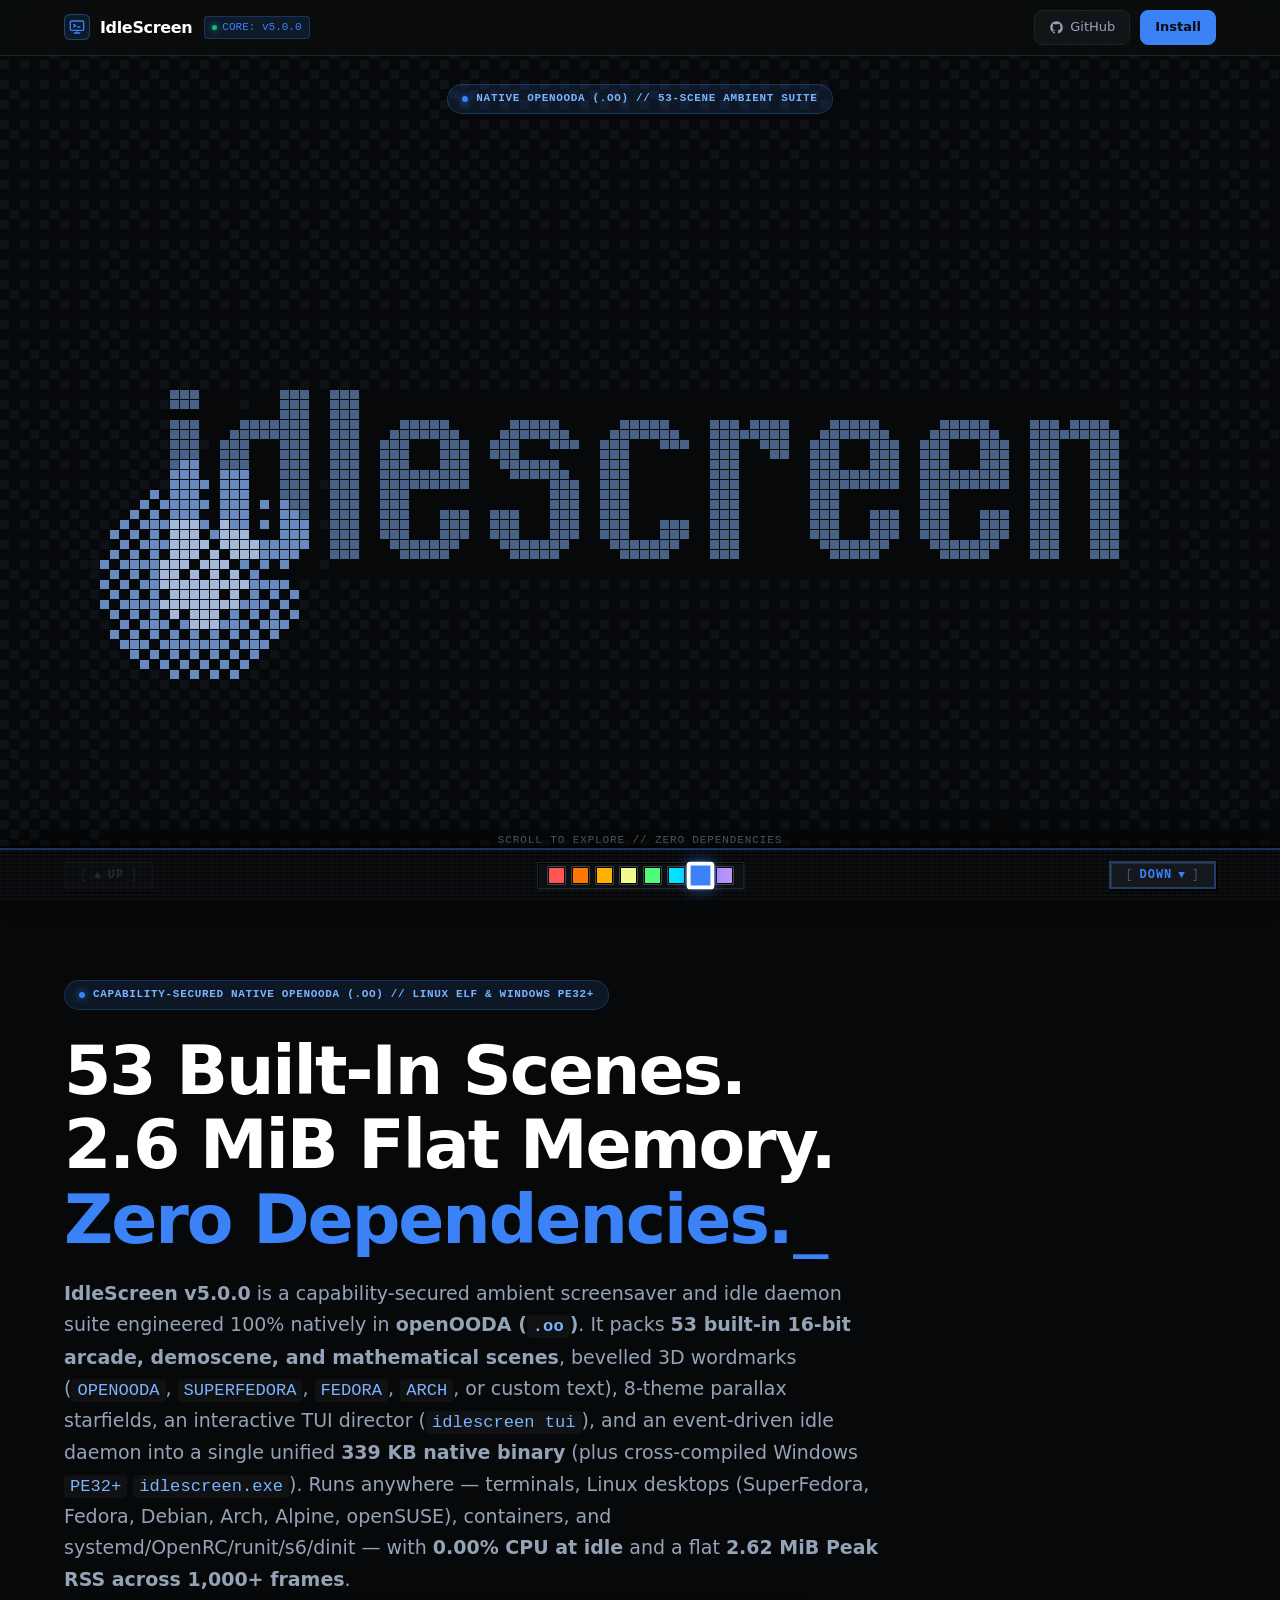
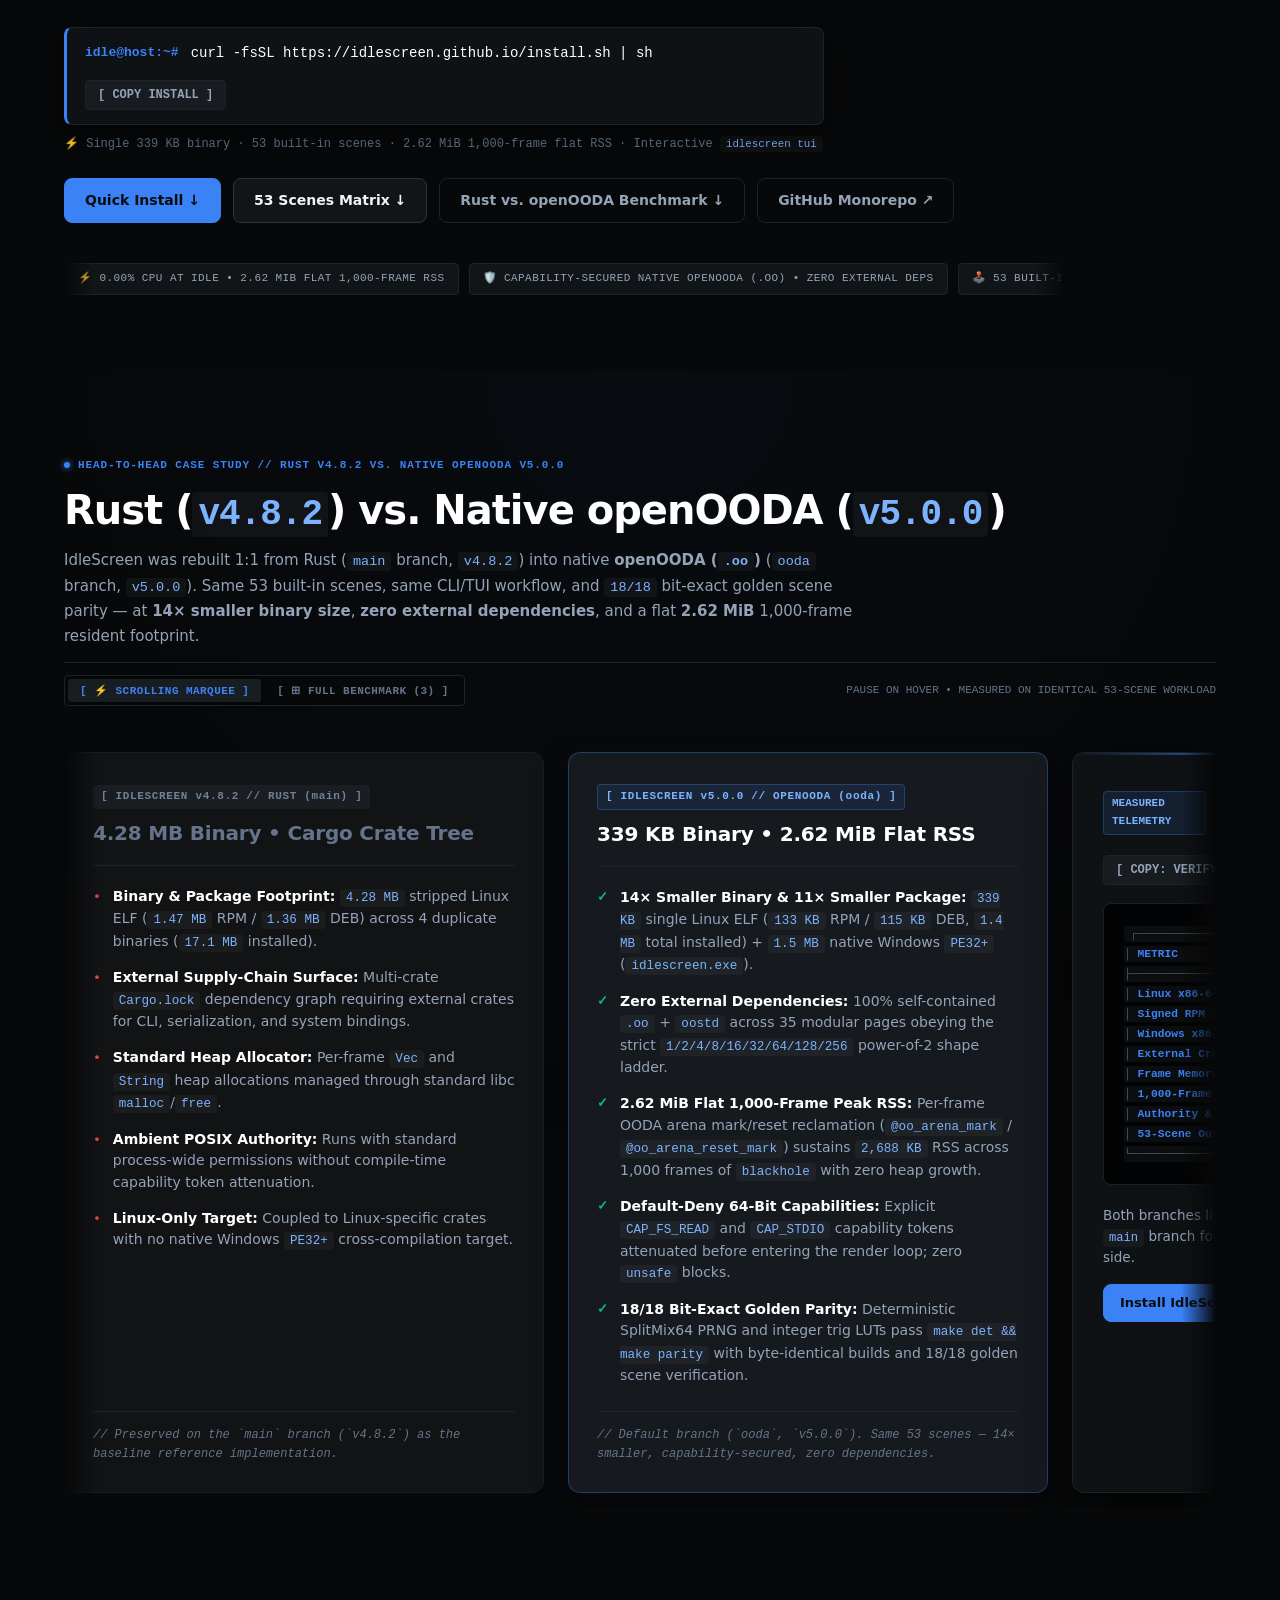
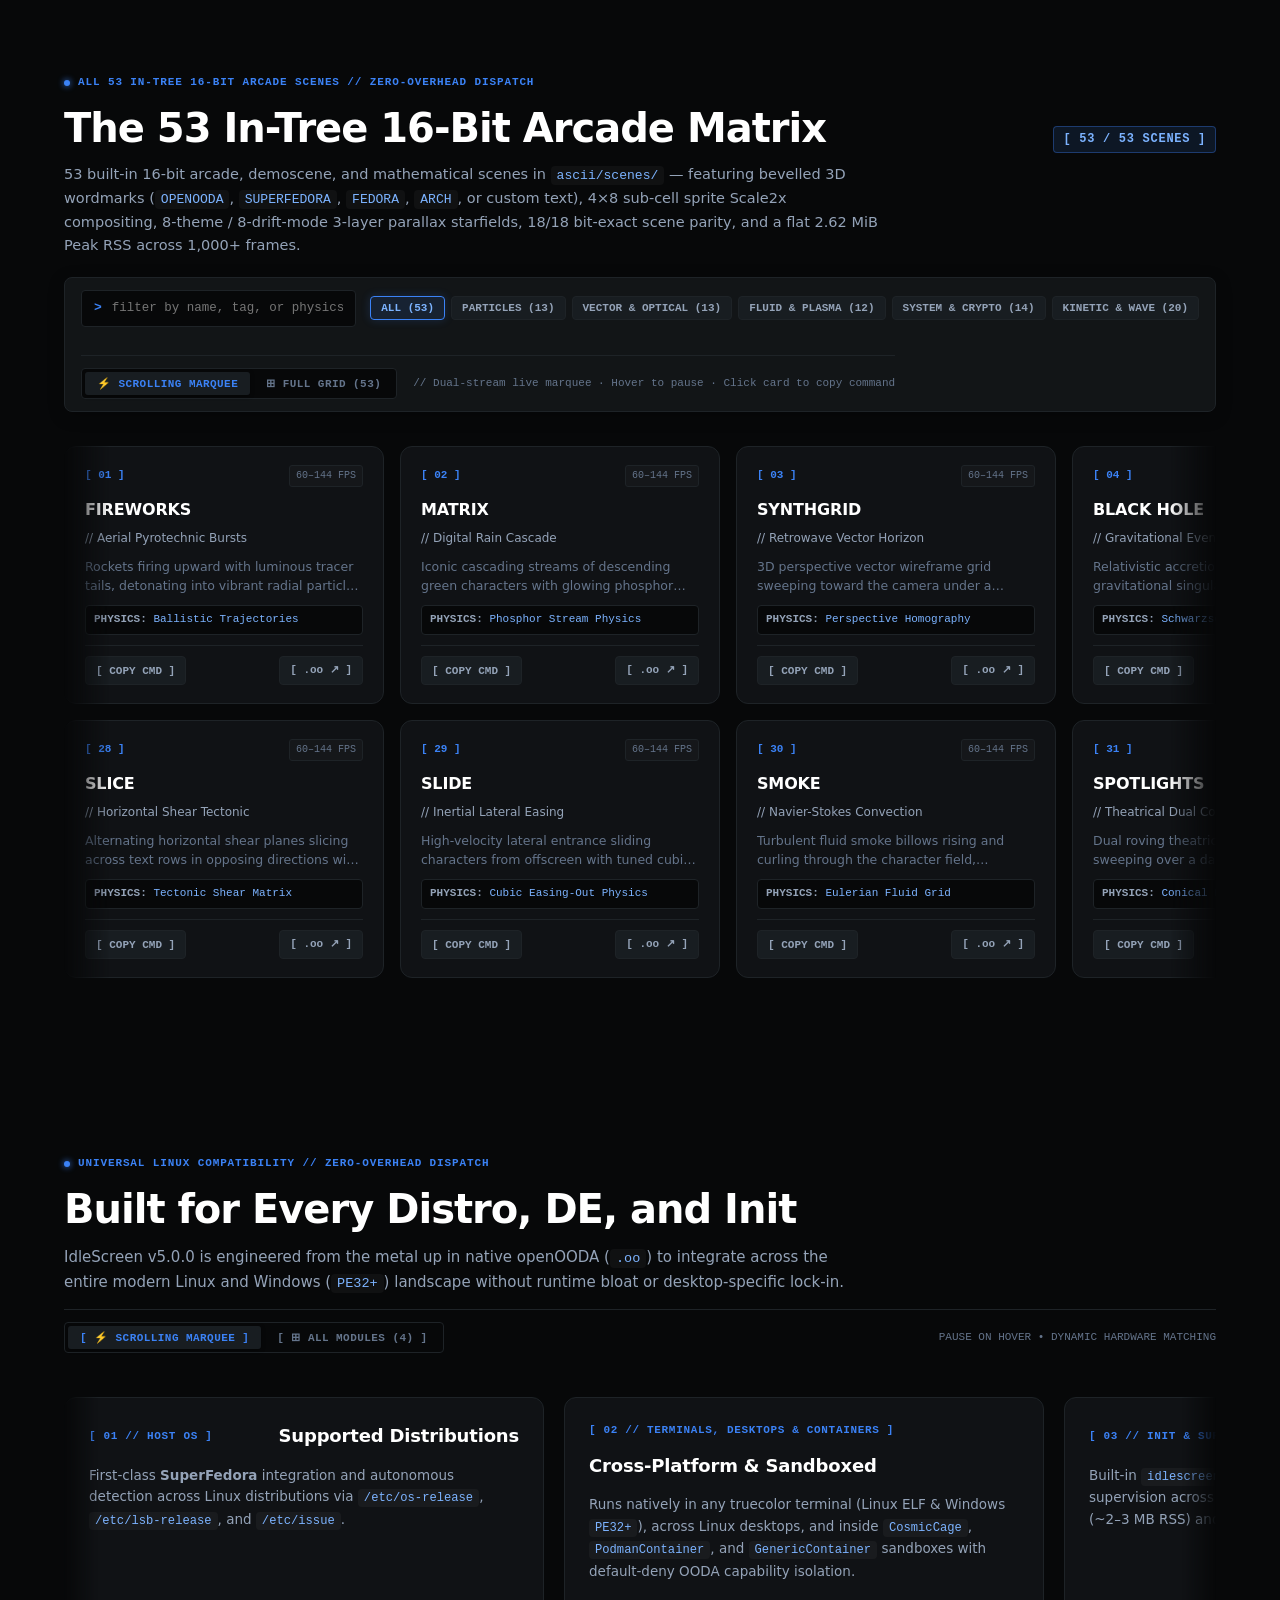
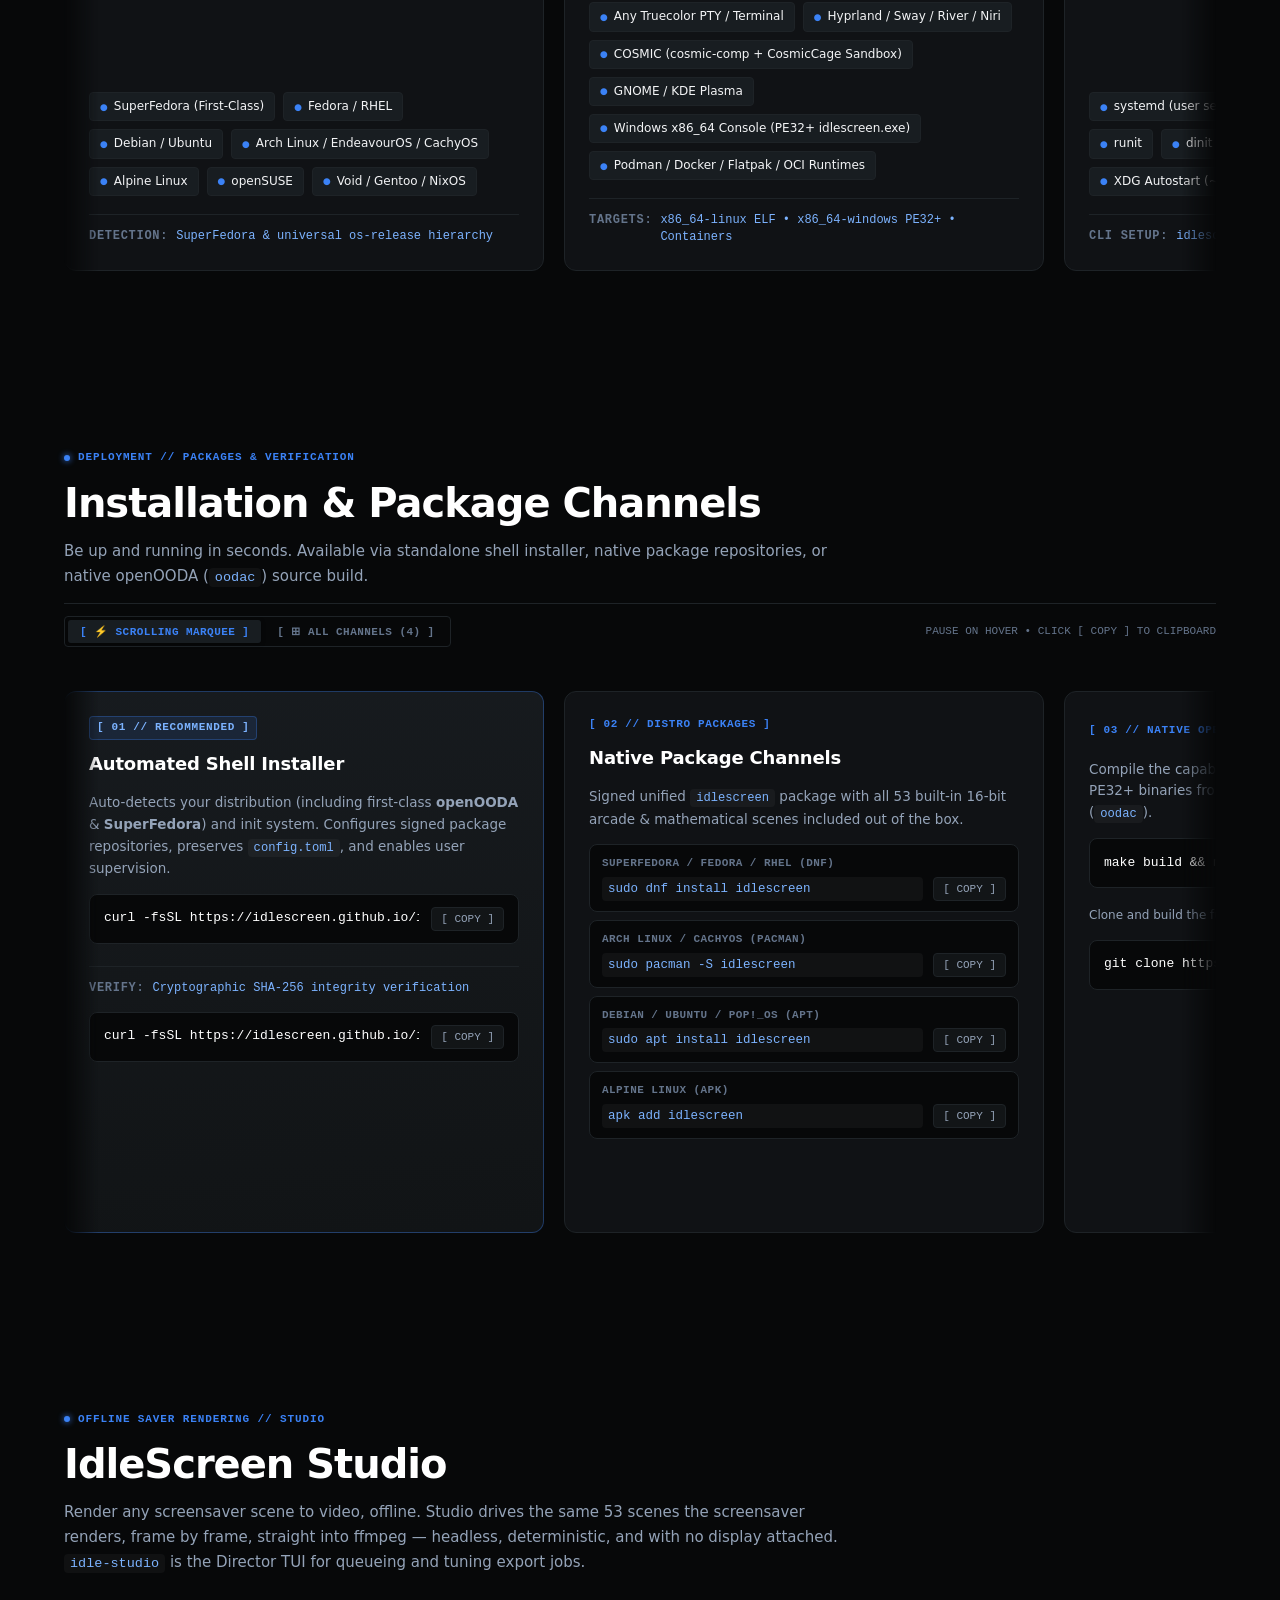
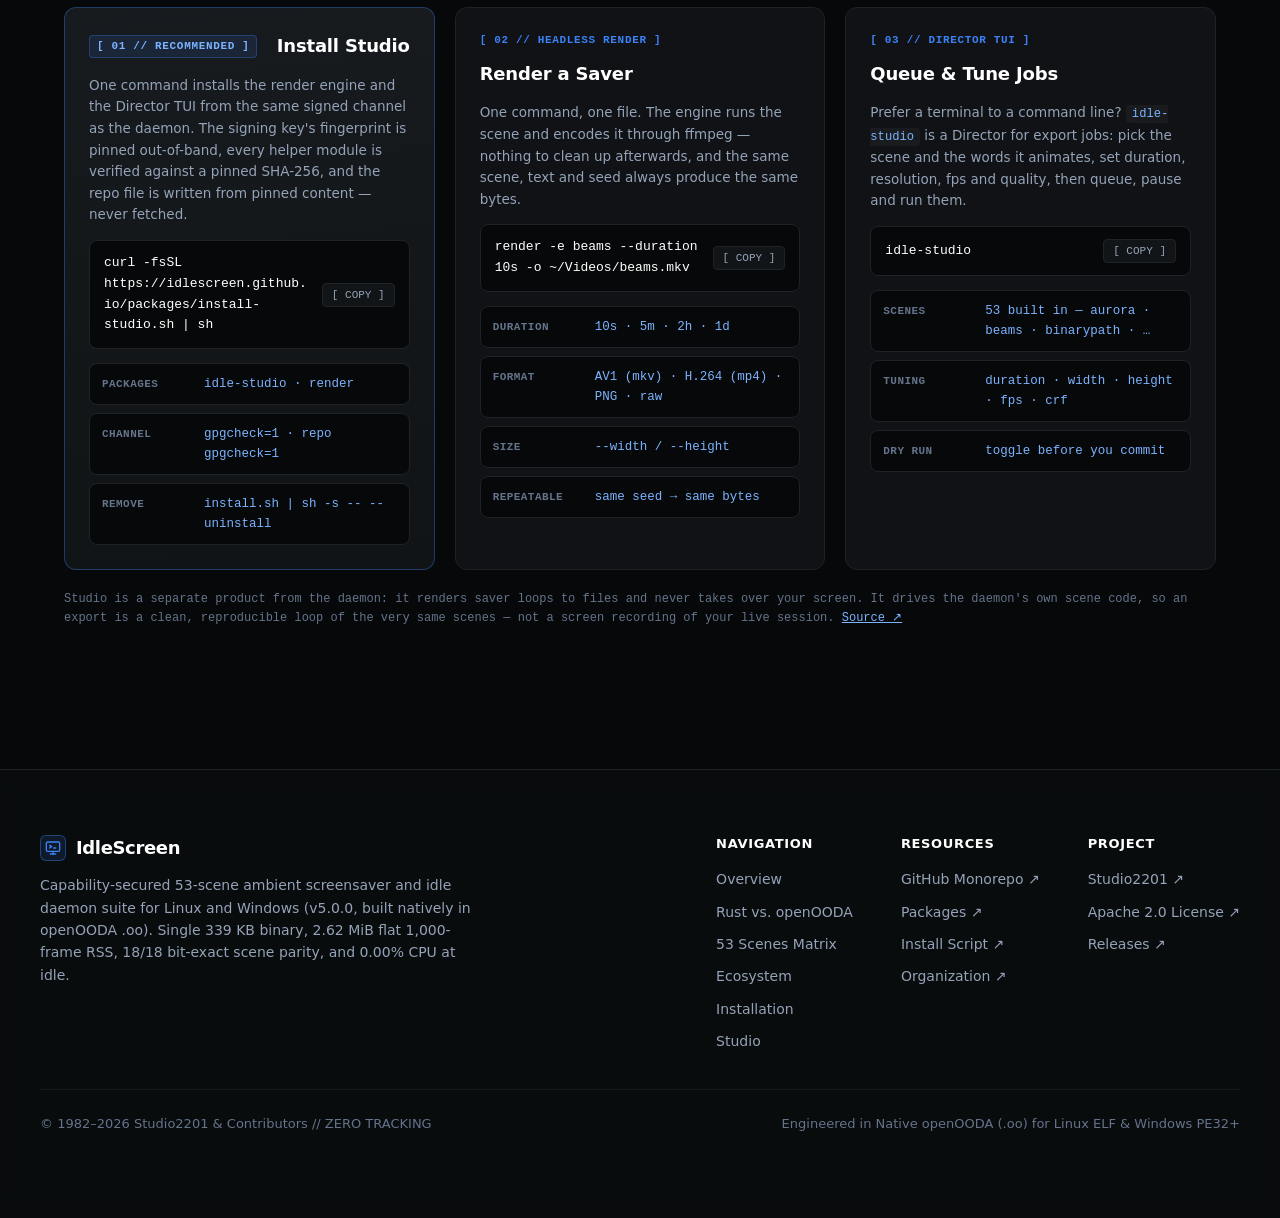
<file: index.html>
<!DOCTYPE html>
<html lang="en">
  <head>
    <meta charset="utf-8" />
    <meta name="viewport" content="width=device-width, initial-scale=1.0" />
    <title>IdleScreen v5.0.0 // Capability-Secured 53-Scene Ambient &amp; Arcade Screensaver Suite</title>
    <meta
      name="description"
      content="IdleScreen v5.0.0 — capability-secured 53-scene 16-bit arcade &amp; mathematical screensaver suite for Linux and Windows (PE32+), built natively in openOODA (.oo). 0.00% CPU at idle, 2.6 MiB flat 1,000-frame RSS, 53 built-in scenes in a single 339 KB binary, multi-init support, preview --tour, and idlescreen tui."
    />
    <link rel="icon" href="/favicon.svg" type="image/svg+xml" />
    <link rel="stylesheet" href="/styles/base/tokens.css" />
    <link rel="stylesheet" href="/styles/base/reset.css" />
    <link rel="stylesheet" href="/styles/base/typography.css" />
    <link rel="stylesheet" href="/styles/base/nav.css" />
    <link rel="stylesheet" href="/styles/base/mobile_nav.css" />
    <link rel="stylesheet" href="/styles/base/buttons.css" />
    <link rel="stylesheet" href="/styles/hero.css" />
    <link rel="stylesheet" href="/styles/spotlight.css" />
    <link rel="stylesheet" href="/styles/saver/matrix_controls.css" />
    <link rel="stylesheet" href="/styles/saver/matrix_card.css" />
    <link rel="stylesheet" href="/styles/saver/marquee_streams.css" />
    <link rel="stylesheet" href="/styles/panels/omarchy.css" />
    <link rel="stylesheet" href="/styles/panels/tui.css" />
    <link rel="stylesheet" href="/styles/panels/ecosystem.css" />
    <link rel="stylesheet" href="/styles/panels/tri_rotation.css" />
    <link rel="stylesheet" href="/styles/panels/install.css" />
    <link rel="stylesheet" href="/styles/panels/studio.css" />
    <link rel="stylesheet" href="/styles/section_nav.css" />
    <link rel="stylesheet" href="/styles/panels/footer.css" />
    <script>
      (function(){
        try {
          var k = localStorage.getItem("idlescreen_accent") || "amber";
          var m = {
            coral: ["#ff5555", "255, 85, 85", "#ff9999", "255, 153, 153", [255, 85, 85]],
            orange: ["#ff7700", "255, 119, 0", "#ffa040", "255, 160, 64", [255, 119, 0]],
            amber: ["#ffb000", "255, 176, 0", "#ffd447", "255, 212, 71", [255, 176, 0]],
            yellow: ["#f1fa8c", "241, 250, 140", "#ffffb0", "255, 255, 176", [241, 250, 140]],
            emerald: ["#50fa7b", "80, 250, 123", "#a2ffbc", "162, 255, 188", [80, 250, 123]],
            cyan: ["#00e5ff", "0, 229, 255", "#80f4ff", "128, 244, 255", [0, 229, 255]],
            blue: ["#3b82f6", "59, 130, 246", "#7cb3ff", "124, 179, 255", [59, 130, 246]],
            violet: ["#bd93f9", "189, 147, 249", "#d9b8ff", "217, 184, 255", [189, 147, 249]]
          };
          var c = m[k.toLowerCase()] || m.amber;
          var r = document.documentElement;
          window.idleCurrentAccent = c[4];
          window.idleCurrentAccentName = k;
          r.style.setProperty("--phosphor", c[0]);
          r.style.setProperty("--accent-rgb", c[1]);
          r.style.setProperty("--phosphor-dim", "rgba(" + c[1] + ", 0.12)");
          r.style.setProperty("--phosphor-glow", "rgba(" + c[1] + ", 0.28)");
          r.style.setProperty("--border-accent", "rgba(" + c[1] + ", 0.35)");
          r.style.setProperty("--hot", c[2]);
          r.style.setProperty("--hot-rgb", c[3]);
          r.style.setProperty("--spotlight-border", "rgba(" + c[1] + ", 0.45)");
          r.style.setProperty("--spotlight-glow", "rgba(" + c[3] + ", 0.9)");
          r.style.setProperty("--spotlight-inner", "rgba(" + c[1] + ", 0.035)");
        } catch(e){}
      })();
    </script>
  </head>
  <body>
    <canvas id="spotlight-canvas" class="spotlight-canvas" aria-hidden="true"></canvas>
    <a href="#overview" class="skip-link">Skip to Content</a>

    <!-- Sticky Top Navigation Bar (Omarchy Style) -->
    <header class="site-header">
      <div class="header-inner">
        <div class="brand-wrap">
          <a href="#intro" class="brand-link" aria-label="IdleScreen Homepage">
            <span class="brand-logo-icon" aria-hidden="true">
              <svg viewBox="0 0 24 24" width="16" height="16" fill="none" stroke="currentColor" stroke-width="2" stroke-linecap="round" stroke-linejoin="round">
                <rect x="2" y="3" width="20" height="14" rx="2" ry="2"></rect>
                <line x1="8" y1="21" x2="16" y2="21"></line>
                <line x1="12" y1="17" x2="12" y2="21"></line>
                <polyline points="7 8 10 10 7 12"></polyline>
                <line x1="13" y1="12" x2="16" y2="12"></line>
              </svg>
            </span>
            <span class="brand-name">IdleScreen</span>
          </a>
          <span class="brand-badge" title="Daemon Core v5.0.0 (openOODA) Online">CORE: v5.0.0</span>
        </div>

        <div class="header-actions">
          <a href="https://github.com/idlescreen/idlescreen" target="_blank" rel="noopener noreferrer" class="nav-btn nav-btn-ghost" title="GitHub Monorepo">
            <svg viewBox="0 0 24 24" width="15" height="15" fill="currentColor" aria-hidden="true">
              <path d="M12 2C6.477 2 2 6.484 2 12.017c0 4.425 2.865 8.18 6.839 9.504.5.292.682-.217.682-.483 0-.237-.008-.868-.013-1.703-2.782.605-3.369-1.343-3.369-1.343-.454-1.158-1.11-1.466-1.11-1.466-.908-.62.069-.608.069-.608 1.003.07 1.53 1.032 1.53 1.032.892 1.53 2.341 1.088 2.91.832.092-.647.35-1.088.636-1.338-2.22-.253-4.555-1.113-4.555-4.951 0-1.093.39-1.988 1.029-2.688-.103-.253-.446-1.272.098-2.65 0 0 .84-.27 2.75 1.026A9.564 9.564 0 0112 6.844c.85.004 1.705.115 2.504.337 1.909-1.296 2.747-1.027 2.747-1.027.546 1.379.202 2.398.1 2.651.64.7 1.028 1.595 1.028 2.688 0 3.848-2.339 4.695-4.566 4.943.359.309.678.92.678 1.855 0 1.338-.012 2.419-.012 2.747 0 .268.18.58.688.482A10.019 10.019 0 0022 12.017C22 6.484 17.522 2 12 2z"/>
            </svg>
            GitHub
          </a>
          <a href="#install" class="nav-btn nav-btn-primary">Install</a>
          <button type="button" class="menu-toggle" id="menu-toggle" aria-label="Toggle navigation menu" aria-expanded="false">
            <svg viewBox="0 0 24 24" width="20" height="20" fill="none" stroke="currentColor" stroke-width="2" stroke-linecap="round">
              <line x1="3" y1="6" x2="21" y2="6"></line>
              <line x1="3" y1="12" x2="21" y2="12"></line>
              <line x1="3" y1="18" x2="21" y2="18"></line>
            </svg>
          </button>
        </div>
      </div>

      <!-- Mobile Navigation Drawer -->
      <div class="mobile-nav" id="mobile-nav">
        <a href="#omarchy-play" class="mobile-nav-link">Rust vs. openOODA <span>→</span></a>
        <a href="#scene-matrix" class="mobile-nav-link">53 Scenes Matrix <span>→</span></a>
        <a href="#ecosystem" class="mobile-nav-link">Universal Ecosystem <span>→</span></a>
        <a href="#install" class="mobile-nav-link">Installation &amp; Packages <span>→</span></a>
        <a href="#studio" class="mobile-nav-link">IdleScreen Studio <span>→</span></a>
        <div class="mobile-nav-actions">
          <a href="https://github.com/idlescreen/idlescreen" target="_blank" rel="noopener noreferrer" class="nav-btn nav-btn-ghost">GitHub ↗</a>
          <a href="#install" class="nav-btn nav-btn-primary">Install</a>
        </div>
      </div>
    </header>

    <main id="main-content" tabindex="-1">
      <!-- Section: Spotlight Intro -->
      <section class="spotlight-stage" id="intro" aria-label="IdleScreen Spotlight Hero">
        <div class="spotlight-overlay">
          <div class="spotlight-badge">
            <span class="spotlight-badge-dot" aria-hidden="true"></span>
            <span class="spotlight-badge-text">NATIVE OPENOODA (.OO) // 53-SCENE AMBIENT SUITE</span>
          </div>

          <div class="spotlight-center-wrap">
            <h1 class="visually-hidden">idlescreen</h1>
          </div>

          <a href="#overview" class="spotlight-scroll-cue" aria-label="Scroll down to overview">
            <span class="scroll-cue-text">SCROLL TO EXPLORE // ZERO DEPENDENCIES</span>
            <span class="scroll-cue-arrow" aria-hidden="true">↓</span>
          </a>
        </div>
      </section>

      <!-- Section 0: Overview / Hero -->
      <section class="panel hero-section" id="overview">
        <div class="hero-eyebrow">
          <span class="hero-eyebrow-dot" aria-hidden="true"></span>
          CAPABILITY-SECURED NATIVE OPENOODA (.OO) // LINUX ELF &amp; WINDOWS PE32+
        </div>

        <h1 class="hero-title"><span id="hero-title">53 Built-In Scenes.<br>2.6 MiB Flat Memory.<br><span style="color: var(--phosphor);">Zero Dependencies.</span></span><span class="term-cursor" aria-hidden="true">_</span></h1>

        <p class="hero-intro">
          <strong>IdleScreen v5.0.0</strong> is a capability-secured ambient screensaver and idle daemon suite engineered 100% natively in <strong>openOODA (<code>.oo</code>)</strong>.
          It packs <strong>53 built-in 16-bit arcade, demoscene, and mathematical scenes</strong>, bevelled 3D wordmarks (<code>OPENOODA</code>, <code>SUPERFEDORA</code>, <code>FEDORA</code>, <code>ARCH</code>, or custom text), 8-theme parallax starfields, an interactive TUI director (<code>idlescreen tui</code>), and an event-driven idle daemon into a single unified <strong>339 KB native binary</strong> (plus cross-compiled Windows <code>PE32+</code> <code>idlescreen.exe</code>).
          Runs anywhere — terminals, Linux desktops (SuperFedora, Fedora, Debian, Arch, Alpine, openSUSE), containers, and systemd/OpenRC/runit/s6/dinit — with <strong>0.00% CPU at idle</strong> and a flat <strong>2.62 MiB Peak RSS across 1,000+ frames</strong>.
        </p>

        <!-- High-Contrast Terminal Install Box -->
        <div class="terminal-install-box spotlight-card">
          <div class="install-cmd-wrap">
            <span class="install-prompt">idle@host:~#</span>
            <code class="install-code" id="install-cmd">curl -fsSL https://idlescreen.github.io/install.sh | sh</code>
          </div>
          <button type="button" class="copy-action-btn" onclick="copySnippet('install-cmd', this)" aria-label="Copy install script command">[ COPY INSTALL ]</button>
        </div>
        <div class="install-subtext">
          <span>⚡ Single 339 KB binary · 53 built-in scenes · 2.62 MiB 1,000-frame flat RSS · Interactive <code>idlescreen tui</code></span>
        </div>

        <div class="hero-actions">
          <a href="#install" class="btn btn-primary">Quick Install ↓</a>
          <a href="#scene-matrix" class="btn btn-secondary">53 Scenes Matrix ↓</a>
          <a href="#omarchy-play" class="btn btn-ghost">Rust vs. openOODA Benchmark ↓</a>
          <a href="https://github.com/idlescreen/idlescreen" target="_blank" rel="noopener noreferrer" class="btn btn-ghost">GitHub Monorepo ↗</a>
        </div>

        <!-- Tenets Scrolling Marquee Strip -->
        <div class="tenets-marquee-wrap" aria-label="Architecture Tenets">
          <div class="tenets-track">
            <span class="tenet-chip">⚡ 0.00% CPU AT IDLE • 2.62 MIB FLAT 1,000-FRAME RSS</span>
            <span class="tenet-chip">🛡️ CAPABILITY-SECURED NATIVE OPENOODA (.OO) • ZERO EXTERNAL DEPS</span>
            <span class="tenet-chip">🕹️ 53 BUILT-IN 16-BIT ARCADE &amp; DEMOSCENE EFFECTS • 18/18 BIT-EXACT PARITY</span>
            <span class="tenet-chip">📦 SINGLE 339 KB LINUX ELF • 1.5 MB WINDOWS PE32+ EXECUTABLE</span>
            <span class="tenet-chip">🐧 SUPERFEDORA • FEDORA • DEBIAN • ARCH • ALPINE • WINDOWS</span>
            <span class="tenet-chip">⚙️ SYSTEMD • OPENRC • RUNIT • S6 • DINIT • XDG</span>
            <span class="tenet-chip">🛠️ TUI DIRECTOR • PREVIEW --TOUR • DOCTOR --FIX</span>
            <span class="tenet-chip" aria-hidden="true">⚡ 0.00% CPU AT IDLE • 2.62 MIB FLAT 1,000-FRAME RSS</span>
            <span class="tenet-chip" aria-hidden="true">🛡️ CAPABILITY-SECURED NATIVE OPENOODA (.OO) • ZERO EXTERNAL DEPS</span>
            <span class="tenet-chip" aria-hidden="true">🕹️ 53 BUILT-IN 16-BIT ARCADE &amp; DEMOSCENE EFFECTS • 18/18 BIT-EXACT PARITY</span>
            <span class="tenet-chip" aria-hidden="true">📦 SINGLE 339 KB LINUX ELF • 1.5 MB WINDOWS PE32+ EXECUTABLE</span>
            <span class="tenet-chip" aria-hidden="true">🐧 SUPERFEDORA • FEDORA • DEBIAN • ARCH • ALPINE • WINDOWS</span>
            <span class="tenet-chip" aria-hidden="true">⚙️ SYSTEMD • OPENRC • RUNIT • S6 • DINIT • XDG</span>
            <span class="tenet-chip" aria-hidden="true">🛠️ TUI DIRECTOR • PREVIEW --TOUR • DOCTOR --FIX</span>
          </div>
        </div>
      </section>
      <!-- Section: Rust vs Native openOODA (.oo) Head-to-Head Benchmark -->
      <section class="panel omarchy-section" id="omarchy-play">
        <div class="section-header">
          <div class="section-eyebrow">
            <span class="eyebrow-dot" aria-hidden="true"></span>
            HEAD-TO-HEAD CASE STUDY // RUST v4.8.2 VS. NATIVE OPENOODA v5.0.0
          </div>
          <h2 class="section-title">Rust (<code>v4.8.2</code>) vs. Native openOODA (<code>v5.0.0</code>)</h2>
          <p class="section-intro">
            IdleScreen was rebuilt 1:1 from Rust (<code>main</code> branch, <code>v4.8.2</code>) into native <strong>openOODA (<code>.oo</code>)</strong> (<code>ooda</code> branch, <code>v5.0.0</code>).
            Same 53 built-in scenes, same CLI/TUI workflow, and <code>18/18</code> bit-exact golden scene parity — at <strong>14× smaller binary size</strong>, <strong>zero external dependencies</strong>, and a flat <strong>2.62 MiB</strong> 1,000-frame resident footprint.
          </p>

          <!-- View Toggle Bar -->
          <div class="omarchy-view-toggle-bar">
            <div class="omarchy-view-toggle" role="group" aria-label="Architecture layout view">
              <button type="button" class="view-btn active" id="omarchy-view-marquee" aria-pressed="true">[ ⚡ SCROLLING MARQUEE ]</button>
              <button type="button" class="view-btn" id="omarchy-view-grid" aria-pressed="false">[ ⊞ FULL BENCHMARK (3) ]</button>
            </div>
            <span class="marquee-hint">PAUSE ON HOVER • MEASURED ON IDENTICAL 53-SCENE WORKLOAD</span>
          </div>
        </div>

        <div class="omarchy-viewport marquee-mode" id="omarchy-viewport">
          <div class="omarchy-marquee-track" id="omarchy-track">
          <!-- Column 1: IdleScreen v4.8.2 (Rust) -->
          <div class="compare-card compare-card-opinionated spotlight-card">
            <div class="compare-header">
              <span class="compare-badge compare-badge-dim">[ IDLESCREEN v4.8.2 // RUST (main) ]</span>
              <h3 class="compare-header-title">4.28 MB Binary • Cargo Crate Tree</h3>
            </div>
            <ul class="compare-list">
              <li class="compare-item">
                <span class="compare-item-icon icon-no">•</span>
                <div><strong>Binary &amp; Package Footprint:</strong> <code>4.28 MB</code> stripped Linux ELF (<code>1.47 MB</code> RPM / <code>1.36 MB</code> DEB) across 4 duplicate binaries (<code>17.1 MB</code> installed).</div>
              </li>
              <li class="compare-item">
                <span class="compare-item-icon icon-no">•</span>
                <div><strong>External Supply-Chain Surface:</strong> Multi-crate <code>Cargo.lock</code> dependency graph requiring external crates for CLI, serialization, and system bindings.</div>
              </li>
              <li class="compare-item">
                <span class="compare-item-icon icon-no">•</span>
                <div><strong>Standard Heap Allocator:</strong> Per-frame <code>Vec</code> and <code>String</code> heap allocations managed through standard libc <code>malloc</code>/<code>free</code>.</div>
              </li>
              <li class="compare-item">
                <span class="compare-item-icon icon-no">•</span>
                <div><strong>Ambient POSIX Authority:</strong> Runs with standard process-wide permissions without compile-time capability token attenuation.</div>
              </li>
              <li class="compare-item">
                <span class="compare-item-icon icon-no">•</span>
                <div><strong>Linux-Only Target:</strong> Coupled to Linux-specific crates with no native Windows <code>PE32+</code> cross-compilation target.</div>
              </li>
            </ul>
            <div class="compare-footer-note">
              // Preserved on the `main` branch (`v4.8.2`) as the baseline reference implementation.
            </div>
          </div>

          <!-- Column 2: IdleScreen v5.0.0 (Native openOODA .oo) -->
          <div class="compare-card compare-card-idlescreen spotlight-card">
            <div class="compare-header">
              <span class="compare-badge compare-badge-bright">[ IDLESCREEN v5.0.0 // OPENOODA (ooda) ]</span>
              <h3 class="compare-header-title">339 KB Binary • 2.62 MiB Flat RSS</h3>
            </div>
            <ul class="compare-list">
              <li class="compare-item">
                <span class="compare-item-icon icon-yes">✓</span>
                <div><strong>14× Smaller Binary &amp; 11× Smaller Package:</strong> <code>339 KB</code> single Linux ELF (<code>133 KB</code> RPM / <code>115 KB</code> DEB, <code>1.4 MB</code> total installed) + <code>1.5 MB</code> native Windows <code>PE32+</code> (<code>idlescreen.exe</code>).</div>
              </li>
              <li class="compare-item">
                <span class="compare-item-icon icon-yes">✓</span>
                <div><strong>Zero External Dependencies:</strong> 100% self-contained <code>.oo</code> + <code>oostd</code> across 35 modular pages obeying the strict <code>1/2/4/8/16/32/64/128/256</code> power-of-2 shape ladder.</div>
              </li>
              <li class="compare-item">
                <span class="compare-item-icon icon-yes">✓</span>
                <div><strong>2.62 MiB Flat 1,000-Frame Peak RSS:</strong> Per-frame OODA arena mark/reset reclamation (<code>@oo_arena_mark</code> / <code>@oo_arena_reset_mark</code>) sustains <code>2,688 KB</code> RSS across 1,000 frames of <code>blackhole</code> with zero heap growth.</div>
              </li>
              <li class="compare-item">
                <span class="compare-item-icon icon-yes">✓</span>
                <div><strong>Default-Deny 64-Bit Capabilities:</strong> Explicit <code>CAP_FS_READ</code> and <code>CAP_STDIO</code> capability tokens attenuated before entering the render loop; zero <code>unsafe</code> blocks.</div>
              </li>
              <li class="compare-item">
                <span class="compare-item-icon icon-yes">✓</span>
                <div><strong>18/18 Bit-Exact Golden Parity:</strong> Deterministic SplitMix64 PRNG and integer trig LUTs pass <code>make det &amp;&amp; make parity</code> with byte-identical builds and 18/18 golden scene verification.</div>
              </li>
            </ul>
            <div class="compare-footer-note">
              // Default branch (`ooda`, `v5.0.0`). Same 53 scenes — 14× smaller, capability-secured, zero dependencies.
            </div>
          </div>

          <!-- Column 3: Measured Head-to-Head Benchmark Table -->
          <div class="tui-showcase-container spotlight-card">
          <div class="tui-header-bar">
            <div class="tui-header-title-wrap">
              <span class="tui-tag">MEASURED TELEMETRY</span>
              <h3 class="tui-header-title">Head-to-Head Build &amp; Runtime Metrics (<code>v4.8.2</code> Rust vs. <code>v5.0.0</code> openOODA)</h3>
            </div>
            <button type="button" class="copy-action-btn" onclick="copySnippet('tui-copy-cmd', this)">[ COPY: VERIFY PARITY ]</button>
            <code id="tui-copy-cmd" style="display:none;">make verify &amp;&amp; make test &amp;&amp; make det &amp;&amp; make parity</code>
          </div>

          <pre class="tui-screen-mock"><code><span class="tui-line-dim">┌──────────────────────────────┬───────────────────────────┬───────────────────────────────┬────────────────────┐</span>
<span class="tui-line-dim">│</span> <span class="tui-line-accent">METRIC</span>                       <span class="tui-line-dim">│</span> <span class="tui-line-cyan">RUST v4.8.2 (main)</span>        <span class="tui-line-dim">│</span> <span class="tui-line-green">OPENOODA v5.0.0 (ooda)</span>        <span class="tui-line-dim">│</span> <span class="tui-line-hot">MEASURED DELTA</span>     <span class="tui-line-dim">│</span>
<span class="tui-line-dim">├──────────────────────────────┼───────────────────────────┼───────────────────────────────┼────────────────────┤</span>
<span class="tui-line-dim">│</span> <span class="tui-line-accent">Linux x86-64 Binary Size</span>     <span class="tui-line-dim">│</span> 4,281 KB (4.28 MB ELF)    <span class="tui-line-dim">│</span> <span class="tui-line-green">346 KB (339 KiB single ELF)</span>   <span class="tui-line-dim">│</span> <span class="tui-line-hot">12.4× smaller</span>      <span class="tui-line-dim">│</span>
<span class="tui-line-dim">│</span> <span class="tui-line-accent">Signed RPM / DEB Package</span>     <span class="tui-line-dim">│</span> 1,465 KB RPM / 1,359 KB   <span class="tui-line-dim">│</span> <span class="tui-line-green">133 KB RPM / 115 KB DEB</span>       <span class="tui-line-dim">│</span> <span class="tui-line-hot">11.0× smaller</span>      <span class="tui-line-dim">│</span>
<span class="tui-line-dim">│</span> <span class="tui-line-accent">Windows x86-64 PE32+ (.exe)</span>  <span class="tui-line-dim">│</span> N/A (Linux-only crates)   <span class="tui-line-dim">│</span> <span class="tui-line-green">1.51 MB native PE32+ (.exe)</span>   <span class="tui-line-dim">│</span> <span class="tui-line-hot">Cross-platform</span>     <span class="tui-line-dim">│</span>
<span class="tui-line-dim">│</span> <span class="tui-line-accent">External Crate / Pkg Deps</span>    <span class="tui-line-dim">│</span> Cargo.lock crate graph    <span class="tui-line-dim">│</span> <span class="tui-line-green">0 external dependencies</span>       <span class="tui-line-dim">│</span> <span class="tui-line-hot">-100% supply chain</span> <span class="tui-line-dim">│</span>
<span class="tui-line-dim">│</span> <span class="tui-line-accent">Frame Memory Model</span>           <span class="tui-line-dim">│</span> Standard heap malloc/free <span class="tui-line-dim">│</span> <span class="tui-line-green">@oo_arena_mark / reset_mark</span>   <span class="tui-line-dim">│</span> <span class="tui-line-hot">0 B/frame leak</span>     <span class="tui-line-dim">│</span>
<span class="tui-line-dim">│</span> <span class="tui-line-accent">1,000-Frame Peak RSS</span>         <span class="tui-line-dim">│</span> Standard heap allocator   <span class="tui-line-dim">│</span> <span class="tui-line-green">2.62 MiB (2,688 KB) flat</span>      <span class="tui-line-dim">│</span> <span class="tui-line-hot">Flat O(1) arena</span>    <span class="tui-line-dim">│</span>
<span class="tui-line-dim">│</span> <span class="tui-line-accent">Authority &amp; Sandbox Model</span>    <span class="tui-line-dim">│</span> Ambient POSIX authority   <span class="tui-line-dim">│</span> <span class="tui-line-green">Default-deny CAP_FS / STDIO</span>   <span class="tui-line-dim">│</span> <span class="tui-line-hot">Zero ambient auth</span>  <span class="tui-line-dim">│</span>
<span class="tui-line-dim">│</span> <span class="tui-line-accent">53-Scene Output Parity</span>       <span class="tui-line-dim">│</span> 53 scenes (reference)     <span class="tui-line-dim">│</span> <span class="tui-line-green">53 scenes (18/18 bit-exact)</span>   <span class="tui-line-dim">│</span> <span class="tui-line-hot">100% 1:1 parity</span>    <span class="tui-line-dim">│</span>
<span class="tui-line-dim">└──────────────────────────────┴───────────────────────────┴───────────────────────────────┴────────────────────┘</span></code></pre>

          <div class="tui-actions-row">
            <p class="tui-desc-text">
              Both branches live in <a href="https://github.com/idlescreen/idlescreen" target="_blank" rel="noopener noreferrer"><code>github.com/idlescreen/idlescreen</code></a> (<code>ooda</code> default branch for <code>v5.0.0</code>, <code>main</code> branch for <code>v4.8.2</code> Rust) so you can inspect and benchmark every line of code side by side.
            </p>
            <a href="#install" class="btn btn-primary" style="padding: 8px 16px; font-size: 13px;">Install IdleScreen v5.0.0 ↓</a>
          </div>
        </div>
      </div>
    </div>
  </section>
      <!-- Section 2: All 53 In-Tree 16-Bit Arcade Scenes Matrix -->
      <section class="panel" id="scene-matrix">
        <div class="matrix-header">
          <div class="section-eyebrow">
            <span class="eyebrow-dot" aria-hidden="true"></span>
            ALL 53 IN-TREE 16-BIT ARCADE SCENES // ZERO-OVERHEAD DISPATCH
          </div>
          <div class="matrix-title-row">
            <h2 class="section-title matrix-title">The 53 In-Tree 16-Bit Arcade Matrix</h2>
            <span class="matrix-count-badge" id="matrix-count">[ 53 / 53 SCENES ]</span>
          </div>
          <p class="matrix-intro">
            53 built-in 16-bit arcade, demoscene, and mathematical scenes in <code>ascii/scenes/</code> — featuring bevelled 3D wordmarks (<code>OPENOODA</code>, <code>SUPERFEDORA</code>, <code>FEDORA</code>, <code>ARCH</code>, or custom text), 4×8 sub-cell sprite Scale2x compositing, 8-theme / 8-drift-mode 3-layer parallax starfields, 18/18 bit-exact scene parity, and a flat 2.62 MiB Peak RSS across 1,000+ frames.
          </p>

          <div class="matrix-controls-bar">
            <div class="matrix-search-wrap">
              <span class="search-prompt">&gt;</span>
              <input type="text" id="matrix-search" class="matrix-search-input" placeholder="filter by name, tag, or physics..." aria-label="Search 53 16-bit arcade scenes" />
              <button type="button" id="matrix-search-clear" class="search-clear-btn" aria-label="Clear search" hidden>&times;</button>
            </div>
            <div class="matrix-filter-chips" id="matrix-filter-chips">
              <button type="button" class="filter-chip active" data-filter="all">ALL (53)</button>
              <button type="button" class="filter-chip" data-filter="particles">PARTICLES (13)</button>
              <button type="button" class="filter-chip" data-filter="vector">VECTOR &amp; OPTICAL (12)</button>
              <button type="button" class="filter-chip" data-filter="fluid">FLUID &amp; PLASMA (12)</button>
              <button type="button" class="filter-chip" data-filter="crypto">SYSTEM &amp; CRYPTO (14)</button>
              <button type="button" class="filter-chip" data-filter="motion">KINETIC &amp; WAVE (19)</button>
            </div>
            <div class="matrix-view-toggle-bar">
              <div class="matrix-view-toggle" role="group" aria-label="Matrix View Mode">
                <button type="button" class="view-btn active" id="view-mode-marquee" aria-pressed="true">⚡ SCROLLING MARQUEE</button>
                <button type="button" class="view-btn" id="view-mode-grid" aria-pressed="false">⊞ FULL GRID (53)</button>
              </div>
              <span class="marquee-hint">// Dual-stream live marquee · Hover to pause · Click card to copy command</span>
            </div>
          </div>
        </div>

        <div class="matrix-viewport marquee-mode" id="matrix-viewport">
          <div class="matrix-grid" id="matrix-grid">
            <!-- 53 cards populated dynamically by js/matrix/matrix_render.js -->
          </div>
        </div>
      </section>
      <!-- Section 3: Ecosystem & Compatibility -->
      <section class="panel" id="ecosystem">
        <div class="section-header">
          <div class="section-eyebrow">
            <span class="eyebrow-dot" aria-hidden="true"></span>
            UNIVERSAL LINUX COMPATIBILITY // ZERO-OVERHEAD DISPATCH
          </div>
          <h2 class="section-title">Built for Every Distro, DE, and Init</h2>
          <p class="section-intro">
            IdleScreen v5.0.0 is engineered from the metal up in native openOODA (<code>.oo</code>) to integrate across the entire modern Linux and Windows (<code>PE32+</code>) landscape without runtime bloat or desktop-specific lock-in.
          </p>

          <!-- View Toggle Bar -->
          <div class="ecosystem-view-toggle-bar">
            <div class="ecosystem-view-toggle" role="group" aria-label="Ecosystem layout view">
              <button type="button" class="view-btn active" id="ecosystem-view-marquee" aria-pressed="true">[ ⚡ SCROLLING MARQUEE ]</button>
              <button type="button" class="view-btn" id="ecosystem-view-grid" aria-pressed="false">[ ⊞ ALL MODULES (4) ]</button>
            </div>
            <span class="marquee-hint">PAUSE ON HOVER • DYNAMIC HARDWARE MATCHING</span>
          </div>
        </div>

        <div class="ecosystem-viewport marquee-mode" id="ecosystem-viewport">
          <div class="ecosystem-grid" id="ecosystem-grid">
          <!-- Card 1: Host OSes -->
          <div class="eco-card spotlight-card">
            <div class="eco-card-header">
              <span class="eco-badge">[ 01 // HOST OS ]</span>
              <h3 class="eco-title">Supported Distributions</h3>
            </div>
            <p class="eco-desc">
              First-class <strong>SuperFedora</strong> integration and autonomous detection across Linux distributions via <code>/etc/os-release</code>, <code>/etc/lsb-release</code>, and <code>/etc/issue</code>.
            </p>
            <div class="eco-pill-list">
              <span class="eco-pill"><b class="pill-dot">●</b> SuperFedora (First-Class)</span>
              <span class="eco-pill"><b class="pill-dot">●</b> Fedora / RHEL</span>
              <span class="eco-pill"><b class="pill-dot">●</b> Debian / Ubuntu</span>
              <span class="eco-pill"><b class="pill-dot">●</b> Arch Linux / EndeavourOS / CachyOS</span>
              <span class="eco-pill"><b class="pill-dot">●</b> Alpine Linux</span>
              <span class="eco-pill"><b class="pill-dot">●</b> openSUSE</span>
              <span class="eco-pill"><b class="pill-dot">●</b> Void / Gentoo / NixOS</span>
            </div>
            <div class="eco-spec-row">
              <span class="eco-spec-key">DETECTION:</span>
              <span class="eco-spec-val">SuperFedora &amp; universal os-release hierarchy</span>
            </div>
          </div>

          <!-- Card 2: Desktop Environments & Compositors -->
          <div class="eco-card spotlight-card">
            <div class="eco-card-header">
              <span class="eco-badge">[ 02 // TERMINALS, DESKTOPS &amp; CONTAINERS ]</span>
              <h3 class="eco-title">Cross-Platform &amp; Sandboxed</h3>
            </div>
            <p class="eco-desc">
              Runs natively in any truecolor terminal (Linux ELF &amp; Windows <code>PE32+</code>), across Linux desktops, and inside <code>CosmicCage</code>, <code>PodmanContainer</code>, and <code>GenericContainer</code> sandboxes with default-deny OODA capability isolation.
            </p>
            <div class="eco-pill-list">
              <span class="eco-pill"><b class="pill-dot">●</b> Any Truecolor PTY / Terminal</span>
              <span class="eco-pill"><b class="pill-dot">●</b> Hyprland / Sway / River / Niri</span>
              <span class="eco-pill"><b class="pill-dot">●</b> COSMIC (cosmic-comp + CosmicCage Sandbox)</span>
              <span class="eco-pill"><b class="pill-dot">●</b> GNOME / KDE Plasma</span>
              <span class="eco-pill"><b class="pill-dot">●</b> Windows x86_64 Console (PE32+ idlescreen.exe)</span>
              <span class="eco-pill"><b class="pill-dot">●</b> Podman / Docker / Flatpak / OCI Runtimes</span>
            </div>
            <div class="eco-spec-row">
              <span class="eco-spec-key">TARGETS:</span>
              <span class="eco-spec-val">x86_64-linux ELF • x86_64-windows PE32+ • Containers</span>
            </div>
          </div>

          <!-- Card 3: Init Systems -->
          <div class="eco-card spotlight-card">
            <div class="eco-card-header">
              <span class="eco-badge">[ 03 // INIT &amp; SUPERVISORS ]</span>
              <h3 class="eco-title">All Init Systems</h3>
            </div>
            <p class="eco-desc">
              Built-in <code>idlescreen service install</code> provisions user supervision across every init system with 0.00% CPU at idle (~2–3 MB RSS) and zero-timeout D-Bus activation.
            </p>
            <div class="eco-pill-list">
              <span class="eco-pill"><b class="pill-dot">●</b> systemd (user service + D-Bus activation)</span>
              <span class="eco-pill"><b class="pill-dot">●</b> OpenRC</span>
              <span class="eco-pill"><b class="pill-dot">●</b> runit</span>
              <span class="eco-pill"><b class="pill-dot">●</b> dinit</span>
              <span class="eco-pill"><b class="pill-dot">●</b> s6</span>
              <span class="eco-pill"><b class="pill-dot">●</b> XDG Autostart (~/.config/autostart)</span>
            </div>
            <div class="eco-spec-row">
              <span class="eco-spec-key">CLI SETUP:</span>
              <span class="eco-spec-val">idlescreen service install --init &lt;system&gt;</span>
            </div>
          </div>

          <!-- Card 4: 16-Bit Arcade Banner Engine -->
          <div class="eco-card eco-card-highlight spotlight-card">
            <div class="eco-card-header">
              <span class="eco-badge eco-badge-hot">[ 04 // 16-BIT ARCADE ENGINE ]</span>
              <h3 class="eco-title">Clean OS &amp; Custom Banner</h3>
            </div>
            <p class="eco-desc">
              Displays a clean Host OS wordmark (<code>SUPERFEDORA</code>, <code>FEDORA</code>, <code>ARCH</code>, <code>DEBIAN</code>) or custom user text in 3D bevelled block glyphs across all 53 built-in 16-bit arcade &amp; mathematical scenes.
            </p>

            <div class="tri-rotation-demo" id="tri-rotation-demo">
              <div class="tri-rot-header">
                <span class="tri-rot-label">BANNER PREVIEW:</span>
                <span class="tri-rot-state" id="tri-rot-mode">HOST OS</span>
              </div>
              <div class="tri-rot-display">
                <span class="tri-rot-prompt">&gt;</span>
                <span class="tri-rot-text" id="tri-rot-text">SUPERFEDORA</span>
              </div>
              <div class="tri-rot-controls">
                <button type="button" class="tri-rot-btn active" data-mode="os" onclick="cycleTriRotation('os')">HOST OS</button>
                <button type="button" class="tri-rot-btn" data-mode="de" onclick="cycleTriRotation('de')">CUSTOM</button>
                <button type="button" class="tri-rot-btn" data-mode="kernel" onclick="cycleTriRotation('kernel')">SAVER</button>
                <button type="button" class="tri-rot-btn tri-rot-btn-auto" id="tri-rot-auto" onclick="toggleTriRotationAuto()">CYCLE [AUTO: ON]</button>
              </div>
            </div>

            <div class="eco-spec-row">
              <span class="eco-spec-key">FEATURES:</span>
              <span class="eco-spec-val">8×8 Parallax Starfield • 53 Arcade Scenes • 60–144 Hz</span>
            </div>
          </div>
        </div>
      </div>
    </section>
      <!-- Section 4: Installation & Package Channels -->
      <section class="panel" id="install">
        <div class="section-header">
          <div class="section-eyebrow">
            <span class="eyebrow-dot" aria-hidden="true"></span>
            DEPLOYMENT // PACKAGES &amp; VERIFICATION
          </div>
          <h2 class="section-title">Installation &amp; Package Channels</h2>
          <p class="section-intro">
            Be up and running in seconds. Available via standalone shell installer, native package repositories, or native openOODA (<code>oodac</code>) source build.
          </p>

          <!-- View Toggle Bar -->
          <div class="install-view-toggle-bar">
            <div class="install-view-toggle" role="group" aria-label="Installation layout view">
              <button type="button" class="view-btn active" id="install-view-marquee" aria-pressed="true">[ ⚡ SCROLLING MARQUEE ]</button>
              <button type="button" class="view-btn" id="install-view-grid" aria-pressed="false">[ ⊞ ALL CHANNELS (4) ]</button>
            </div>
            <span class="marquee-hint">PAUSE ON HOVER • CLICK [ COPY ] TO CLIPBOARD</span>
          </div>
        </div>

        <div class="install-viewport marquee-mode" id="install-viewport">
          <div class="install-grid" id="install-grid">
          <!-- Card 1: Shell Installer -->
          <div class="install-card install-card-primary spotlight-card">
            <div class="install-card-header">
              <span class="install-badge install-badge-hot">[ 01 // RECOMMENDED ]</span>
              <h3 class="install-title">Automated Shell Installer</h3>
            </div>
            <p class="install-desc">
              Auto-detects your distribution (including first-class <strong>openOODA</strong> &amp; <strong>SuperFedora</strong>) and init system. Configures signed package repositories, preserves <code>config.toml</code>, and enables user supervision.
            </p>

            <div class="install-snippet-box">
              <code class="install-snippet-code" id="inst-script-cmd">curl -fsSL https://idlescreen.github.io/install.sh | sh</code>
              <button type="button" class="install-copy-btn" onclick="copySnippet('inst-script-cmd', this)">[ COPY ]</button>
            </div>

            <div class="eco-spec-row" style="margin-top: 8px;">
              <span class="eco-spec-key">VERIFY:</span>
              <span class="eco-spec-val">Cryptographic SHA-256 integrity verification</span>
            </div>

            <div class="install-snippet-box">
              <code class="install-snippet-code" id="inst-verify-cmd">curl -fsSL https://idlescreen.github.io/install.sh | sh -s -- --verify</code>
              <button type="button" class="install-copy-btn" onclick="copySnippet('inst-verify-cmd', this)">[ COPY ]</button>
            </div>
          </div>

          <!-- Card 2: Native Package Channels -->
          <div class="install-card spotlight-card">
            <div class="install-card-header">
              <span class="install-badge">[ 02 // DISTRO PACKAGES ]</span>
              <h3 class="install-title">Native Package Channels</h3>
            </div>
            <p class="install-desc">
              Signed unified <code>idlescreen</code> package with all 53 built-in 16-bit arcade &amp; mathematical scenes included out of the box.
            </p>

            <div class="install-channels-list">
              <div class="install-channel-item">
                <span class="channel-label">SUPERFEDORA / FEDORA / RHEL (DNF)</span>
                <div class="channel-cmd-row">
                  <code class="channel-cmd" id="cmd-fedora">sudo dnf install idlescreen</code>
                  <button type="button" class="install-copy-btn" onclick="copySnippet('cmd-fedora', this)" aria-label="Copy DNF install command">[ COPY ]</button>
                </div>
              </div>
              <div class="install-channel-item">
                <span class="channel-label">ARCH LINUX / CACHYOS (PACMAN)</span>
                <div class="channel-cmd-row">
                  <code class="channel-cmd" id="cmd-arch">sudo pacman -S idlescreen</code>
                  <button type="button" class="install-copy-btn" onclick="copySnippet('cmd-arch', this)" aria-label="Copy Arch install command">[ COPY ]</button>
                </div>
              </div>
              <div class="install-channel-item">
                <span class="channel-label">DEBIAN / UBUNTU / POP!_OS (APT)</span>
                <div class="channel-cmd-row">
                  <code class="channel-cmd" id="cmd-debian">sudo apt install idlescreen</code>
                  <button type="button" class="install-copy-btn" onclick="copySnippet('cmd-debian', this)" aria-label="Copy APT install command">[ COPY ]</button>
                </div>
              </div>
              <div class="install-channel-item">
                <span class="channel-label">ALPINE LINUX (APK)</span>
                <div class="channel-cmd-row">
                  <code class="channel-cmd" id="cmd-alpine">apk add idlescreen</code>
                  <button type="button" class="install-copy-btn" onclick="copySnippet('cmd-alpine', this)" aria-label="Copy Alpine apk install command">[ COPY ]</button>
                </div>
              </div>
            </div>
          </div>

          <!-- Card 3: openOODA Source -->
          <div class="install-card spotlight-card">
            <div class="install-card-header">
              <span class="install-badge">[ 03 // NATIVE OPENOODA SOURCE ]</span>
              <h3 class="install-title">Build from Source</h3>
            </div>
            <p class="install-desc">
              Compile the capability-secured native Linux ELF and Windows PE32+ binaries from source using the openOODA compiler (<code>oodac</code>).
            </p>

            <div class="install-snippet-box">
              <code class="install-snippet-code" id="inst-oodac-cmd">make build &amp;&amp; make verify &amp;&amp; make test &amp;&amp; make det &amp;&amp; make parity</code>
              <button type="button" class="install-copy-btn" onclick="copySnippet('inst-oodac-cmd', this)">[ COPY ]</button>
            </div>

            <p class="install-desc" style="font-size: 12px; margin-top: 4px;">
              Clone and build the full workspace from the GitHub monorepo:
            </p>

            <div class="install-snippet-box">
              <code class="install-snippet-code" id="inst-git-cmd">git clone https://github.com/idlescreen/idlescreen &amp;&amp; cd idlescreen &amp;&amp; make build</code>
              <button type="button" class="install-copy-btn" onclick="copySnippet('inst-git-cmd', this)">[ COPY ]</button>
            </div>
          </div>

          <!-- Card 4: Quick Start Commands & Verification -->
          <div class="install-card spotlight-card">
            <div class="install-card-header">
              <span class="install-badge">[ 04 // CLI &amp; DIAGNOSTICS ]</span>
              <h3 class="install-title">Daemon Management</h3>
            </div>
            <p class="install-desc">
              Control the idle daemon, tour new 16-bit arcade scenes, provision any init system, inspect inhibitors, and auto-remediate issues.
            </p>

            <div class="install-channels-list">
              <div class="install-channel-item">
                <span class="channel-label">INTERACTIVE DASHBOARD (TUI)</span>
                <div class="channel-cmd-row">
                  <code class="channel-cmd" id="cmd-tui">idlescreen tui</code>
                  <button type="button" class="install-copy-btn" onclick="copySnippet('cmd-tui', this)" aria-label="Copy TUI command">[ COPY ]</button>
                </div>
              </div>
              <div class="install-channel-item">
                <span class="channel-label">TOUR ALL 53 16-BIT ARCADE SCENES</span>
                <div class="channel-cmd-row">
                  <code class="channel-cmd" id="cmd-systemd">idlescreen preview --tour</code>
                  <button type="button" class="install-copy-btn" onclick="copySnippet('cmd-systemd', this)" aria-label="Copy preview tour command">[ COPY ]</button>
                </div>
              </div>
              <div class="install-channel-item">
                <span class="channel-label">DIAGNOSTICS &amp; AUTO-REMEDIATION</span>
                <div class="channel-cmd-row">
                  <code class="channel-cmd" id="cmd-verify">idlescreen doctor --fix</code>
                  <button type="button" class="install-copy-btn" onclick="copySnippet('cmd-verify', this)" aria-label="Copy doctor fix command">[ COPY ]</button>
                </div>
              </div>
              <div class="install-channel-item">
                <span class="channel-label">INSPECT ACTIVE IDLE INHIBITORS</span>
                <div class="channel-cmd-row">
                  <code class="channel-cmd" id="cmd-preview">idlescreen inhibitors</code>
                  <button type="button" class="install-copy-btn" onclick="copySnippet('cmd-preview', this)" aria-label="Copy inhibitors command">[ COPY ]</button>
                </div>
              </div>
              <div class="install-channel-item">
                <span class="channel-label">LIST ALL 53 BUILT-IN 16-BIT ARCADE SCENES</span>
                <div class="channel-cmd-row">
                  <code class="channel-cmd" id="cmd-list">idlescreen list</code>
                  <button type="button" class="install-copy-btn" onclick="copySnippet('cmd-list', this)" aria-label="Copy list savers command">[ COPY ]</button>
                </div>
              </div>
            </div>
          </div>
        </div>
      </div>
    </section>
      <!-- Section 5: IdleScreen Studio -->
      <section class="panel" id="studio">
        <div class="section-header">
          <div class="section-eyebrow">
            <span class="eyebrow-dot" aria-hidden="true"></span>
            OFFLINE SAVER RENDERING // STUDIO
          </div>
          <h2 class="section-title">IdleScreen Studio</h2>
          <p class="section-intro">
            Render any screensaver scene to video, offline. Studio drives the same 53 scenes the screensaver renders, frame by frame, straight into ffmpeg — headless, deterministic, and with no display attached. <code>idle-studio</code> is the Director TUI for queueing and tuning export jobs.
          </p>
        </div>

        <div class="studio-grid">
          <!-- Card 1: Install Studio -->
          <div class="studio-card studio-card-primary spotlight-card">
            <div class="studio-card-header">
              <span class="studio-badge studio-badge-hot">[ 01 // RECOMMENDED ]</span>
              <h3 class="studio-title">Install Studio</h3>
            </div>
            <p class="studio-desc">
              One command installs the render engine and the Director TUI from the same signed channel as the daemon. The signing key's fingerprint is pinned out-of-band, every helper module is verified against a pinned SHA-256, and the repo file is written from pinned content — never fetched.
            </p>

            <div class="studio-snippet-box">
              <code class="studio-snippet-code" id="studio-install-cmd">curl -fsSL https://idlescreen.github.io/packages/install-studio.sh | sh</code>
              <button type="button" class="studio-copy-btn" onclick="copySnippet('studio-install-cmd', this)" aria-label="Copy Studio install command">[ COPY ]</button>
            </div>

            <div class="studio-spec-list">
              <div class="studio-spec-row">
                <span class="studio-spec-key">PACKAGES</span>
                <span class="studio-spec-val">idle-studio · render</span>
              </div>
              <div class="studio-spec-row">
                <span class="studio-spec-key">CHANNEL</span>
                <span class="studio-spec-val">gpgcheck=1 · repo gpgcheck=1</span>
              </div>
              <div class="studio-spec-row">
                <span class="studio-spec-key">REMOVE</span>
                <span class="studio-spec-val">install.sh | sh -s -- --uninstall</span>
              </div>
            </div>
          </div>

          <!-- Card 2: Render a saver loop -->
          <div class="studio-card spotlight-card">
            <div class="studio-card-header">
              <span class="studio-badge">[ 02 // HEADLESS RENDER ]</span>
              <h3 class="studio-title">Render a Saver</h3>
            </div>
            <p class="studio-desc">
              One command, one file. The engine runs the scene and encodes it through ffmpeg — nothing to clean up afterwards, and the same scene, text and seed always produce the same bytes.
            </p>

            <div class="studio-snippet-box">
              <code class="studio-snippet-code" id="studio-render-cmd">render -e beams --duration 10s -o ~/Videos/beams.mkv</code>
              <button type="button" class="studio-copy-btn" onclick="copySnippet('studio-render-cmd', this)" aria-label="Copy render command">[ COPY ]</button>
            </div>

            <div class="studio-spec-list">
              <div class="studio-spec-row">
                <span class="studio-spec-key">DURATION</span>
                <span class="studio-spec-val">10s · 5m · 2h · 1d</span>
              </div>
              <div class="studio-spec-row">
                <span class="studio-spec-key">FORMAT</span>
                <span class="studio-spec-val">AV1 (mkv) · H.264 (mp4) · PNG · raw</span>
              </div>
              <div class="studio-spec-row">
                <span class="studio-spec-key">SIZE</span>
                <span class="studio-spec-val">--width / --height</span>
              </div>
              <div class="studio-spec-row">
                <span class="studio-spec-key">REPEATABLE</span>
                <span class="studio-spec-val">same seed → same bytes</span>
              </div>
            </div>
          </div>

          <!-- Card 3: Director TUI -->
          <div class="studio-card spotlight-card">
            <div class="studio-card-header">
              <span class="studio-badge">[ 03 // DIRECTOR TUI ]</span>
              <h3 class="studio-title">Queue &amp; Tune Jobs</h3>
            </div>
            <p class="studio-desc">
              Prefer a terminal to a command line? <code>idle-studio</code> is a Director for export jobs: pick the scene and the words it animates, set duration, resolution, fps and quality, then queue, pause and run them.
            </p>

            <div class="studio-snippet-box">
              <code class="studio-snippet-code" id="studio-director-cmd">idle-studio</code>
              <button type="button" class="studio-copy-btn" onclick="copySnippet('studio-director-cmd', this)" aria-label="Copy idle-studio command">[ COPY ]</button>
            </div>

            <div class="studio-spec-list">
              <div class="studio-spec-row">
                <span class="studio-spec-key">SCENES</span>
                <span class="studio-spec-val">53 built in — aurora · beams · binarypath · …</span>
              </div>
              <div class="studio-spec-row">
                <span class="studio-spec-key">TUNING</span>
                <span class="studio-spec-val">duration · width · height · fps · crf</span>
              </div>
              <div class="studio-spec-row">
                <span class="studio-spec-key">DRY RUN</span>
                <span class="studio-spec-val">toggle before you commit</span>
              </div>
            </div>
          </div>
        </div>

        <p class="studio-footnote">
          Studio is a separate product from the daemon: it renders saver loops to files and never takes over your screen.
          It drives the daemon's own scene code, so an export is a clean, reproducible loop of the very same scenes — not a screen recording of your live session.
          <a href="https://github.com/idlescreen/studio" target="_blank" rel="noopener noreferrer">Source ↗</a>
        </p>
      </section>
      <!-- Noscript Fallback -->
      <noscript>
        <section class="panel">
          <div class="section-eyebrow">ALL 53 IN-TREE 16-BIT ARCADE SCENES // ZERO-OVERHEAD DISPATCH</div>
          <p class="section-intro">
            Built-in 16-bit arcade engine featuring 53 in-tree visual &amp; mathematical scenes in a single 339 KB native openOODA binary with bevelled 3D wordmarks, 4×8 sub-cell sprite Scale2x compositing, 8-theme / 8-drift-mode 3-layer parallax starfields, and 2.62 MiB flat 1,000-frame RSS.
          </p>
          <div style="margin-top: 20px; font-size: 13px; color: var(--text-secondary); line-height: 2;">
            <code>idlescreen preview fireworks</code> •
            <code>idlescreen preview matrix</code> •
            <code>idlescreen preview synthgrid</code> •
            <code>idlescreen preview blackhole</code> •
            <code>idlescreen preview thunderstorm</code> •
            <code>idlescreen preview beams</code> •
            <code>idlescreen preview rain</code> •
            <code>idlescreen preview waves</code> •
            <code>idlescreen preview binarypath</code> •
            <code>idlescreen preview bouncyballs</code> •
            <code>idlescreen preview bubbles</code> •
            <code>idlescreen preview burn</code> •
            <code>idlescreen preview colorshift</code> •
            <code>idlescreen preview crumble</code> •
            <code>idlescreen preview decrypt</code> •
            <code>idlescreen preview errorcorrect</code> •
            <code>idlescreen preview expand</code> •
            <code>idlescreen preview highlight</code> •
            <code>idlescreen preview laseretch</code> •
            <code>idlescreen preview middleout</code> •
            <code>idlescreen preview orbittingvolley</code> •
            <code>idlescreen preview overflow</code> •
            <code>idlescreen preview pour</code> •
            <code>idlescreen preview print</code> •
            <code>idlescreen preview randomsequence</code> •
            <code>idlescreen preview rings</code> •
            <code>idlescreen preview scattered</code> •
            <code>idlescreen preview slice</code> •
            <code>idlescreen preview slide</code> •
            <code>idlescreen preview smoke</code> •
            <code>idlescreen preview spotlights</code> •
            <code>idlescreen preview spray</code> •
            <code>idlescreen preview swarm</code> •
            <code>idlescreen preview sweep</code> •
            <code>idlescreen preview unstable</code> •
            <code>idlescreen preview vhstape</code> •
            <code>idlescreen preview wipe</code> •
            <code>idlescreen preview aurora</code> •
            <code>idlescreen preview breakout</code> •
            <code>idlescreen preview chaos</code> •
            <code>idlescreen preview cosmos</code> •
            <code>idlescreen preview life</code> •
            <code>idlescreen preview metaballs</code> •
            <code>idlescreen preview mystify</code> •
            <code>idlescreen preview pipes</code> •
            <code>idlescreen preview plasma</code> •
            <code>idlescreen preview radar</code> •
            <code>idlescreen preview ripple</code> •
            <code>idlescreen preview tetris</code> •
            <code>idlescreen preview tunnel</code> •
            <code>idlescreen preview mmx</code> •
            <code>idlescreen preview zero</code>
          </div>
        </section>
      </noscript>
    </main>

    <!-- Omarchy Inspired Clean Technical Footer -->
    <footer class="site-footer">
      <div class="footer-inner">
        <div class="footer-top">
          <div class="footer-brand">
            <div class="footer-logo">
              <span class="brand-logo-icon" aria-hidden="true">
                <svg viewBox="0 0 24 24" width="16" height="16" fill="none" stroke="currentColor" stroke-width="2" stroke-linecap="round" stroke-linejoin="round">
                  <rect x="2" y="3" width="20" height="14" rx="2" ry="2"></rect>
                  <line x1="8" y1="21" x2="16" y2="21"></line>
                  <line x1="12" y1="17" x2="12" y2="21"></line>
                  <polyline points="7 8 10 10 7 12"></polyline>
                  <line x1="13" y1="12" x2="16" y2="12"></line>
                </svg>
              </span>
              <span class="footer-logo-text">IdleScreen</span>
            </div>
            <p class="footer-tagline">
              Capability-secured 53-scene ambient screensaver and idle daemon suite for Linux and Windows (v5.0.0, built natively in openOODA .oo). Single 339 KB binary, 2.62 MiB flat 1,000-frame RSS, 18/18 bit-exact scene parity, and 0.00% CPU at idle.
            </p>
          </div>

          <div class="footer-links-grid">
            <div class="footer-col">
              <span class="footer-col-title">Navigation</span>
              <a href="#overview">Overview</a>
              <a href="#omarchy-play">Rust vs. openOODA</a>
              <a href="#scene-matrix">53 Scenes Matrix</a>
              <a href="#ecosystem">Ecosystem</a>
              <a href="#install">Installation</a>
              <a href="#studio">Studio</a>
            </div>

            <div class="footer-col">
              <span class="footer-col-title">Resources</span>
              <a href="https://github.com/idlescreen/idlescreen" target="_blank" rel="noopener noreferrer">GitHub Monorepo ↗</a>
              <a href="https://github.com/idlescreen/packages" target="_blank" rel="noopener noreferrer">Packages ↗</a>
              <a href="https://idlescreen.github.io/install.sh" target="_blank" rel="noopener noreferrer">Install Script ↗</a>
              <a href="https://github.com/idlescreen" target="_blank" rel="noopener noreferrer">Organization ↗</a>
            </div>

            <div class="footer-col">
              <span class="footer-col-title">Project</span>
              <a href="https://studio2201.com" target="_blank" rel="noopener noreferrer">Studio2201 ↗</a>
              <a href="https://github.com/idlescreen/idlescreen/blob/master/LICENSE" target="_blank" rel="noopener noreferrer">Apache 2.0 License ↗</a>
              <a href="https://github.com/idlescreen/idlescreen/releases" target="_blank" rel="noopener noreferrer">Releases ↗</a>
            </div>
          </div>
        </div>

        <div class="footer-bottom">
          <span>&copy; 1982–2026 Studio2201 &amp; Contributors // ZERO TRACKING</span>
          <span>Engineered in Native openOODA (.oo) for Linux ELF &amp; Windows PE32+</span>
        </div>
      </div>
    </footer>

    <!-- 8-Bit Retro Dock Bar: Left [▲ UP], Center [8-Bit Rainbow Palette], Right [▼ DOWN] -->
    <nav class="footer-dock" id="footer-dock" aria-label="8-Bit Navigation and Theme Palette">
      <div class="footer-dock-inner">
        <div class="dock-side dock-left">
          <button type="button" class="dock-arrow-btn dock-arrow-up" id="nav-arrow-up" aria-label="Scroll to previous section" title="Previous section (Up Arrow)">
            <span class="pixel-bracket">[</span><span class="pixel-glyph">▲</span><span class="pixel-text">UP</span><span class="pixel-bracket">]</span>
          </button>
        </div>

        <div class="dock-center">
          <div class="footer-accent-picker" id="footer-accent-picker" role="radiogroup" aria-label="8-Bit Rainbow Palette">
            <button type="button" class="dock-accent-dot" data-accent-name="Coral" style="--swatch:#ff5555;background-color:#ff5555;" role="radio" aria-checked="false" tabindex="-1" aria-label="Coral Accent" title="Coral (8-bit Red)"></button>
            <button type="button" class="dock-accent-dot" data-accent-name="Orange" style="--swatch:#ff7700;background-color:#ff7700;" role="radio" aria-checked="false" tabindex="-1" aria-label="Orange Accent" title="Orange (8-bit Orange)"></button>
            <button type="button" class="dock-accent-dot active" data-accent-name="Amber" style="--swatch:#ffb000;background-color:#ffb000;" role="radio" aria-checked="true" tabindex="0" aria-label="Amber Accent" title="Amber (8-bit Phosphor)"></button>
            <button type="button" class="dock-accent-dot" data-accent-name="Yellow" style="--swatch:#f1fa8c;background-color:#f1fa8c;" role="radio" aria-checked="false" tabindex="-1" aria-label="Yellow Accent" title="Yellow (8-bit Yellow)"></button>
            <button type="button" class="dock-accent-dot" data-accent-name="Emerald" style="--swatch:#50fa7b;background-color:#50fa7b;" role="radio" aria-checked="false" tabindex="-1" aria-label="Emerald Accent" title="Emerald (8-bit Green)"></button>
            <button type="button" class="dock-accent-dot" data-accent-name="Cyan" style="--swatch:#00e5ff;background-color:#00e5ff;" role="radio" aria-checked="false" tabindex="-1" aria-label="Cyan Accent" title="Cyan (8-bit Electric)"></button>
            <button type="button" class="dock-accent-dot" data-accent-name="Blue" style="--swatch:#3b82f6;background-color:#3b82f6;" role="radio" aria-checked="false" tabindex="-1" aria-label="Blue Accent" title="Blue (8-bit Cobalt)"></button>
            <button type="button" class="dock-accent-dot" data-accent-name="Violet" style="--swatch:#bd93f9;background-color:#bd93f9;" role="radio" aria-checked="false" tabindex="-1" aria-label="Violet Accent" title="Violet (8-bit Purple)"></button>
          </div>
        </div>

        <div class="dock-side dock-right">
          <button type="button" class="dock-arrow-btn dock-arrow-down" id="nav-arrow-down" aria-label="Scroll to next section" title="Next section (Down Arrow)">
            <span class="pixel-bracket">[</span><span class="pixel-text">DOWN</span><span class="pixel-glyph">▼</span><span class="pixel-bracket">]</span>
          </button>
        </div>
      </div>
    </nav>

    <!-- Modular Standard Browser Scripts -->
    <script src="/js/spotlight/wordmark_data.js"></script>
    <script src="/js/spotlight/spotlight_render.js"></script>
    <script src="/js/spotlight/card_spotlight.js"></script>
    <script src="/js/copy.js"></script>
    <script src="/js/rotate.js"></script>
    <script src="/js/catalog/scenes_primary.js"></script>
    <script src="/js/catalog/scenes_secondary.js"></script>
    <script src="/js/catalog/scenes_tertiary.js"></script>
    <script src="/js/catalog/index.js"></script>
    <script src="/js/matrix/matrix_card.js"></script>
    <script src="/js/matrix/matrix_render.js"></script>
    <script src="/js/matrix/matrix_filter.js"></script>
    <script src="/js/tri_rotation.js"></script>
    <script src="/js/marquees/omarchy_marquee.js"></script>
    <script src="/js/marquees/ecosystem_marquee.js"></script>
    <script src="/js/marquees/install_marquee.js"></script>
    <script src="/js/marquees/marquee_observer.js"></script>
    <script src="/js/gallery-controls.js"></script>
    <script src="/js/videos.js"></script>
    <script src="/js/panels.js"></script>
  </body>
</html>
</file>
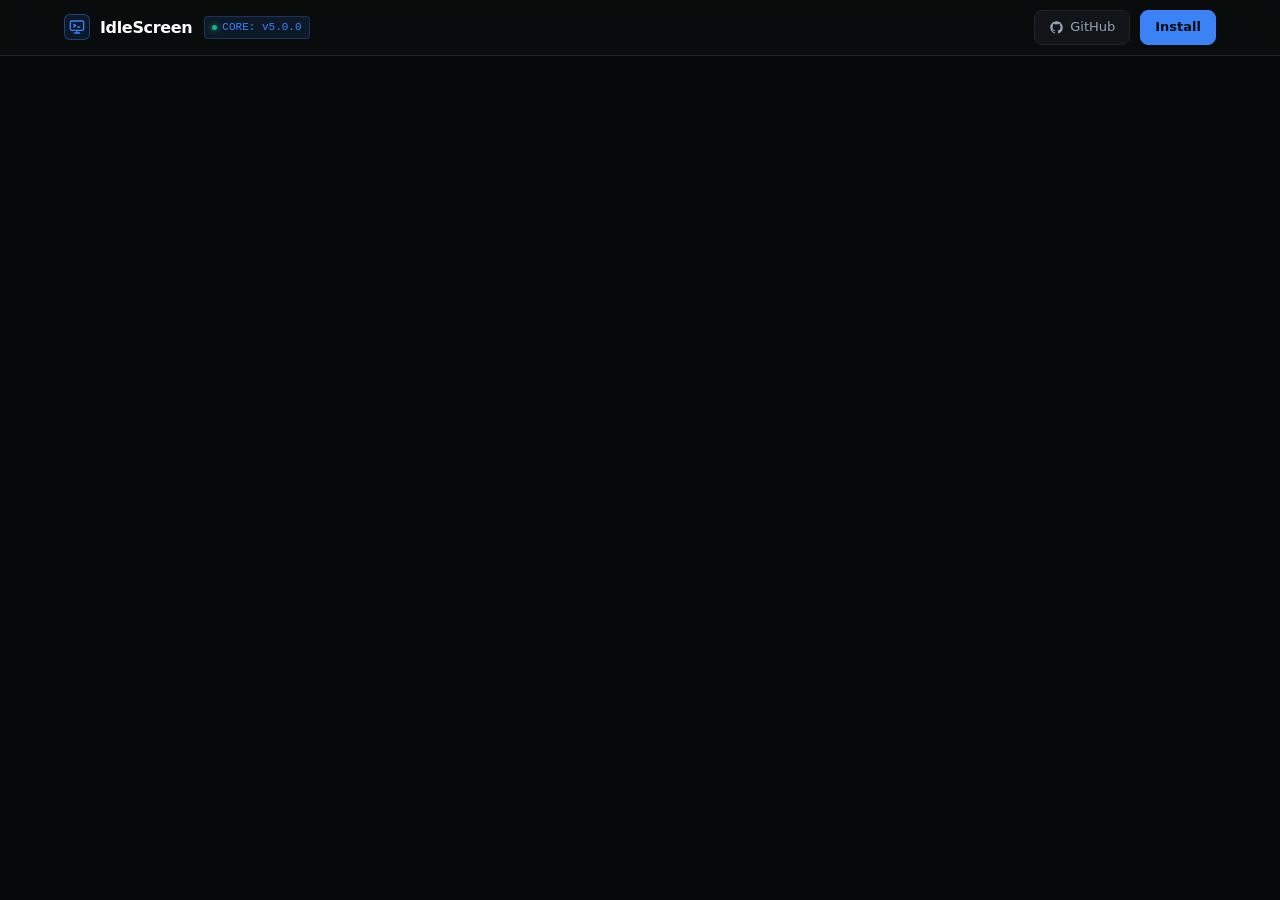
<file: partials/header.html>
<!DOCTYPE html>
<html lang="en">
  <head>
    <meta charset="utf-8" />
    <meta name="viewport" content="width=device-width, initial-scale=1.0" />
    <title>IdleScreen v5.0.0 // Capability-Secured 53-Scene Ambient &amp; Arcade Screensaver Suite</title>
    <meta
      name="description"
      content="IdleScreen v5.0.0 — capability-secured 53-scene 16-bit arcade &amp; mathematical screensaver suite for Linux and Windows (PE32+), built natively in openOODA (.oo). 0.00% CPU at idle, 2.6 MiB flat 1,000-frame RSS, 53 built-in scenes in a single 339 KB binary, multi-init support, preview --tour, and idlescreen tui."
    />
    <link rel="icon" href="/favicon.svg" type="image/svg+xml" />
    <link rel="stylesheet" href="/styles/base/tokens.css" />
    <link rel="stylesheet" href="/styles/base/reset.css" />
    <link rel="stylesheet" href="/styles/base/typography.css" />
    <link rel="stylesheet" href="/styles/base/nav.css" />
    <link rel="stylesheet" href="/styles/base/mobile_nav.css" />
    <link rel="stylesheet" href="/styles/base/buttons.css" />
    <link rel="stylesheet" href="/styles/hero.css" />
    <link rel="stylesheet" href="/styles/spotlight.css" />
    <link rel="stylesheet" href="/styles/saver/matrix_controls.css" />
    <link rel="stylesheet" href="/styles/saver/matrix_card.css" />
    <link rel="stylesheet" href="/styles/saver/marquee_streams.css" />
    <link rel="stylesheet" href="/styles/panels/omarchy.css" />
    <link rel="stylesheet" href="/styles/panels/tui.css" />
    <link rel="stylesheet" href="/styles/panels/ecosystem.css" />
    <link rel="stylesheet" href="/styles/panels/tri_rotation.css" />
    <link rel="stylesheet" href="/styles/panels/install.css" />
    <link rel="stylesheet" href="/styles/panels/studio.css" />
    <link rel="stylesheet" href="/styles/section_nav.css" />
    <link rel="stylesheet" href="/styles/panels/footer.css" />
    <script>
      (function(){
        try {
          var k = localStorage.getItem("idlescreen_accent") || "amber";
          var m = {
            coral: ["#ff5555", "255, 85, 85", "#ff9999", "255, 153, 153", [255, 85, 85]],
            orange: ["#ff7700", "255, 119, 0", "#ffa040", "255, 160, 64", [255, 119, 0]],
            amber: ["#ffb000", "255, 176, 0", "#ffd447", "255, 212, 71", [255, 176, 0]],
            yellow: ["#f1fa8c", "241, 250, 140", "#ffffb0", "255, 255, 176", [241, 250, 140]],
            emerald: ["#50fa7b", "80, 250, 123", "#a2ffbc", "162, 255, 188", [80, 250, 123]],
            cyan: ["#00e5ff", "0, 229, 255", "#80f4ff", "128, 244, 255", [0, 229, 255]],
            blue: ["#3b82f6", "59, 130, 246", "#7cb3ff", "124, 179, 255", [59, 130, 246]],
            violet: ["#bd93f9", "189, 147, 249", "#d9b8ff", "217, 184, 255", [189, 147, 249]]
          };
          var c = m[k.toLowerCase()] || m.amber;
          var r = document.documentElement;
          window.idleCurrentAccent = c[4];
          window.idleCurrentAccentName = k;
          r.style.setProperty("--phosphor", c[0]);
          r.style.setProperty("--accent-rgb", c[1]);
          r.style.setProperty("--phosphor-dim", "rgba(" + c[1] + ", 0.12)");
          r.style.setProperty("--phosphor-glow", "rgba(" + c[1] + ", 0.28)");
          r.style.setProperty("--border-accent", "rgba(" + c[1] + ", 0.35)");
          r.style.setProperty("--hot", c[2]);
          r.style.setProperty("--hot-rgb", c[3]);
          r.style.setProperty("--spotlight-border", "rgba(" + c[1] + ", 0.45)");
          r.style.setProperty("--spotlight-glow", "rgba(" + c[3] + ", 0.9)");
          r.style.setProperty("--spotlight-inner", "rgba(" + c[1] + ", 0.035)");
        } catch(e){}
      })();
    </script>
  </head>
  <body>
    <canvas id="spotlight-canvas" class="spotlight-canvas" aria-hidden="true"></canvas>
    <a href="#overview" class="skip-link">Skip to Content</a>

    <!-- Sticky Top Navigation Bar (Omarchy Style) -->
    <header class="site-header">
      <div class="header-inner">
        <div class="brand-wrap">
          <a href="#intro" class="brand-link" aria-label="IdleScreen Homepage">
            <span class="brand-logo-icon" aria-hidden="true">
              <svg viewBox="0 0 24 24" width="16" height="16" fill="none" stroke="currentColor" stroke-width="2" stroke-linecap="round" stroke-linejoin="round">
                <rect x="2" y="3" width="20" height="14" rx="2" ry="2"></rect>
                <line x1="8" y1="21" x2="16" y2="21"></line>
                <line x1="12" y1="17" x2="12" y2="21"></line>
                <polyline points="7 8 10 10 7 12"></polyline>
                <line x1="13" y1="12" x2="16" y2="12"></line>
              </svg>
            </span>
            <span class="brand-name">IdleScreen</span>
          </a>
          <span class="brand-badge" title="Daemon Core v5.0.0 (openOODA) Online">CORE: v5.0.0</span>
        </div>

        <div class="header-actions">
          <a href="https://github.com/idlescreen/idlescreen" target="_blank" rel="noopener noreferrer" class="nav-btn nav-btn-ghost" title="GitHub Monorepo">
            <svg viewBox="0 0 24 24" width="15" height="15" fill="currentColor" aria-hidden="true">
              <path d="M12 2C6.477 2 2 6.484 2 12.017c0 4.425 2.865 8.18 6.839 9.504.5.292.682-.217.682-.483 0-.237-.008-.868-.013-1.703-2.782.605-3.369-1.343-3.369-1.343-.454-1.158-1.11-1.466-1.11-1.466-.908-.62.069-.608.069-.608 1.003.07 1.53 1.032 1.53 1.032.892 1.53 2.341 1.088 2.91.832.092-.647.35-1.088.636-1.338-2.22-.253-4.555-1.113-4.555-4.951 0-1.093.39-1.988 1.029-2.688-.103-.253-.446-1.272.098-2.65 0 0 .84-.27 2.75 1.026A9.564 9.564 0 0112 6.844c.85.004 1.705.115 2.504.337 1.909-1.296 2.747-1.027 2.747-1.027.546 1.379.202 2.398.1 2.651.64.7 1.028 1.595 1.028 2.688 0 3.848-2.339 4.695-4.566 4.943.359.309.678.92.678 1.855 0 1.338-.012 2.419-.012 2.747 0 .268.18.58.688.482A10.019 10.019 0 0022 12.017C22 6.484 17.522 2 12 2z"/>
            </svg>
            GitHub
          </a>
          <a href="#install" class="nav-btn nav-btn-primary">Install</a>
          <button type="button" class="menu-toggle" id="menu-toggle" aria-label="Toggle navigation menu" aria-expanded="false">
            <svg viewBox="0 0 24 24" width="20" height="20" fill="none" stroke="currentColor" stroke-width="2" stroke-linecap="round">
              <line x1="3" y1="6" x2="21" y2="6"></line>
              <line x1="3" y1="12" x2="21" y2="12"></line>
              <line x1="3" y1="18" x2="21" y2="18"></line>
            </svg>
          </button>
        </div>
      </div>

      <!-- Mobile Navigation Drawer -->
      <div class="mobile-nav" id="mobile-nav">
        <a href="#omarchy-play" class="mobile-nav-link">Rust vs. openOODA <span>→</span></a>
        <a href="#scene-matrix" class="mobile-nav-link">53 Scenes Matrix <span>→</span></a>
        <a href="#ecosystem" class="mobile-nav-link">Universal Ecosystem <span>→</span></a>
        <a href="#install" class="mobile-nav-link">Installation &amp; Packages <span>→</span></a>
        <a href="#studio" class="mobile-nav-link">IdleScreen Studio <span>→</span></a>
        <div class="mobile-nav-actions">
          <a href="https://github.com/idlescreen/idlescreen" target="_blank" rel="noopener noreferrer" class="nav-btn nav-btn-ghost">GitHub ↗</a>
          <a href="#install" class="nav-btn nav-btn-primary">Install</a>
        </div>
      </div>
    </header>

    <main id="main-content" tabindex="-1">
</file>
<file: styles/base/tokens.css>
/* styles/base/tokens.css — Omarchy-inspired technical dark aesthetic design tokens */
:root {
  /* Omarchy Dark Technical Palette */
  --bg-page: #0b0d0e;
  --bg-surface: #121517;
  --bg-surface-elevated: #181d21;
  --bg-surface-sunken: #070809;
  --bg-card: #121517;
  --bg-card-hover: #181d21;
  --bg-glass: rgba(17, 20, 23, 0.88);
  --bg-glass-elevated: rgba(24, 28, 32, 0.88);
  --bg-btn: #181c20;
  --bg-btn-hover: #22272c;

  /* Card and divider borders */
  --border-subtle: #1e2327;
  --border-color: #1e2327;
  --border-focus: #2d353b;
  --border-accent: rgba(var(--accent-rgb, 255, 176, 0), 0.35);

  /* Typography Colors */
  --text-primary: #f3f4f6;
  --text-secondary: #94a3b8;
  --text-muted: #64748b;
  --text-dim: #475569;

  /* Phosphor Amber & Electric Cyan Accents */
  --phosphor: #ffb000;
  --accent-rgb: 255, 176, 0;
  --phosphor-dim: rgba(var(--accent-rgb, 255, 176, 0), 0.12);
  --phosphor-glow: rgba(var(--accent-rgb, 255, 176, 0), 0.25);
  --hot: #ffd447;
  --hot-rgb: 255, 212, 71;
  --cyan: #00e5ff;
  --cyan-dim: rgba(0, 229, 255, 0.12);
  --cyan-glow: rgba(0, 229, 255, 0.25);
  --green: #10b981;
  --red: #ef4444;

  /* Card Spotlight Custom Properties */
  --spotlight-border: rgba(var(--accent-rgb, 255, 176, 0), 0.45);
  --spotlight-glow: rgba(var(--hot-rgb, 255, 212, 71), 0.9);
  --spotlight-inner: rgba(var(--accent-rgb, 255, 176, 0), 0.035);

  /* Font Stacks: Crisp Modern Sans with Monospace Accents */
  --font-sans: -apple-system, BlinkMacSystemFont, "Segoe UI", Roboto, "Inter", "Helvetica Neue", system-ui, sans-serif;
  --font-mono: ui-monospace, SFMono-Regular, "JetBrains Mono", Menlo, Consolas, "Liberation Mono", Courier, monospace;

  /* Border Radius */
  --radius-sm: 4px;
  --radius-md: 8px;
  --radius-lg: 12px;
  --radius-full: 9999px;

  /* Header height */
  --header-height: 56px;
}
</file>
<file: styles/base/typography.css>
/* styles/base/typography.css — section structure, titles, eyebrows, and responsive typography */
.panel,
.page-section {
  width: 100%;
  max-width: 1200px;
  margin: 0 auto;
  padding: 80px 24px;
  display: flex;
  flex-direction: column;
  box-sizing: border-box;
}

/* Subtle fade in for sections */
.panel {
  opacity: 1;
  transform: none;
  transition: opacity 0.3s ease;
}

/* Section Header Structure */
.section-header {
  margin-bottom: 32px;
}

.section-eyebrow,
.panel-label {
  display: inline-flex;
  align-items: center;
  gap: 8px;
  color: var(--phosphor);
  font-family: var(--font-mono);
  font-size: 11px;
  font-weight: 600;
  letter-spacing: 0.08em;
  text-transform: uppercase;
  margin-bottom: 12px;
}

.eyebrow-dot {
  width: 6px;
  height: 6px;
  border-radius: 50%;
  background: var(--phosphor);
  box-shadow: 0 0 6px var(--phosphor);
}

.section-title {
  font-size: clamp(26px, 3.8vw, 40px);
  font-weight: 700;
  color: #fff;
  letter-spacing: -0.025em;
  line-height: 1.2;
  margin-bottom: 12px;
}

.section-intro {
  color: var(--text-secondary);
  font-size: 15px;
  line-height: 1.65;
  max-width: 800px;
}

@media (max-width: 640px) {
  .panel,
  .page-section {
    padding: 56px 16px;
  }
}
</file>
<file: styles/base/nav.css>
/* styles/base/nav.css — sticky top navigation bar, brand header, and desktop links */
.site-header {
  position: sticky;
  top: 0;
  left: 0;
  right: 0;
  height: var(--header-height);
  background: rgba(11, 13, 14, 0.85);
  backdrop-filter: blur(16px);
  -webkit-backdrop-filter: blur(16px);
  border-bottom: 1px solid var(--border-subtle);
  z-index: 100;
  display: flex;
  align-items: center;
}

.header-inner {
  width: 100%;
  max-width: 1200px;
  margin: 0 auto;
  padding: 0 24px;
  display: flex;
  align-items: center;
  justify-content: space-between;
  gap: 16px;
}

.brand-wrap {
  display: flex;
  align-items: center;
  gap: 12px;
}

.brand-link {
  display: flex;
  align-items: center;
  gap: 10px;
  text-decoration: none;
  color: var(--text-primary);
  font-weight: 700;
  font-size: 17px;
  letter-spacing: -0.02em;
}

.brand-logo-icon {
  width: 26px;
  height: 26px;
  border-radius: 6px;
  background: var(--phosphor-dim);
  border: 1px solid rgba(var(--accent-rgb, 255, 176, 0), 0.4);
  color: var(--phosphor);
  display: flex;
  align-items: center;
  justify-content: center;
  flex-shrink: 0;
  transition: transform 0.2s ease, box-shadow 0.2s ease;
}

.brand-link:hover .brand-logo-icon {
  transform: scale(1.05);
  box-shadow: 0 0 12px var(--phosphor-glow);
}

.brand-name {
  color: #fff;
  font-weight: 700;
  font-size: 16px;
}

.brand-badge {
  font-family: var(--font-mono);
  font-size: 11px;
  color: var(--phosphor);
  background: var(--phosphor-dim);
  border: 1px solid rgba(var(--accent-rgb, 255, 176, 0), 0.25);
  padding: 2px 7px;
  border-radius: var(--radius-sm);
  display: inline-flex;
  align-items: center;
  gap: 5px;
  white-space: nowrap;
}

.brand-badge::before {
  content: "";
  display: inline-block;
  width: 5px;
  height: 5px;
  border-radius: 50%;
  background: var(--green);
  box-shadow: 0 0 6px var(--green);
}

/* Nav Links */
.site-nav {
  display: flex;
  align-items: center;
  gap: 4px;
}

.nav-link {
  color: var(--text-secondary);
  text-decoration: none;
  font-size: 14px;
  font-weight: 500;
  padding: 6px 12px;
  border-radius: var(--radius-md);
  transition: color 0.15s ease, background-color 0.15s ease;
}

.nav-link:hover {
  color: #fff;
  background: rgba(255, 255, 255, 0.06);
}

.nav-link.active {
  color: var(--hot);
  background: var(--phosphor-dim);
}

/* Header Actions & Accent Picker */
.header-actions {
  display: flex;
  align-items: center;
  gap: 10px;
}

.nav-btn {
  display: inline-flex;
  align-items: center;
  gap: 6px;
  font-size: 13px;
  font-weight: 500;
  padding: 6px 14px;
  border-radius: var(--radius-md);
  text-decoration: none;
  transition: all 0.15s ease;
  white-space: nowrap;
}

.nav-btn-ghost {
  color: var(--text-secondary);
  border: 1px solid var(--border-subtle);
  background: var(--bg-surface);
}

.nav-btn-ghost:hover {
  color: #fff;
  border-color: var(--border-focus);
  background: var(--bg-surface-elevated);
}

.nav-btn-primary {
  color: #0b0d0e;
  background: var(--phosphor);
  border: 1px solid var(--phosphor);
  font-weight: 600;
}

.nav-btn-primary:hover {
  background: var(--hot);
  border-color: var(--hot);
  box-shadow: 0 0 16px rgba(var(--accent-rgb, 255, 176, 0), 0.4);
  transform: translateY(-1px);
}

@media (max-width: 640px) {
  .header-actions .nav-btn-ghost { display: none; }
  .header-inner { padding: 0 16px; }
}

@media (max-width: 480px) {
  .brand-badge { display: none; }
}

@media (max-width: 440px) {
  .header-inner { padding: 0 10px; gap: 8px; }
  .header-actions { gap: 6px; }
  .header-actions .nav-btn-primary { display: none; }
  .brand-name { font-size: 15px; }
}
</file>
<file: styles/base/mobile_nav.css>
/* styles/base/mobile_nav.css — mobile hamburger menu toggle and navigation drawer */
.menu-toggle {
  display: none;
  background: transparent;
  border: 1px solid var(--border-subtle);
  color: var(--text-secondary);
  border-radius: var(--radius-md);
  width: 36px;
  height: 36px;
  align-items: center;
  justify-content: center;
  cursor: pointer;
  padding: 0;
  transition: border-color 0.15s ease, color 0.15s ease;
}

.menu-toggle:hover {
  border-color: var(--border-focus);
  color: #fff;
}

.menu-toggle svg line {
  transition: transform 0.22s cubic-bezier(0.2, 0, 0, 1), opacity 0.15s ease;
  transform-origin: 12px 12px;
}

.menu-toggle[aria-expanded="true"] svg line:nth-child(1) {
  transform: translateY(6.25px) rotate(45deg);
}

.menu-toggle[aria-expanded="true"] svg line:nth-child(2) {
  opacity: 0;
}

.menu-toggle[aria-expanded="true"] svg line:nth-child(3) {
  transform: translateY(-6.25px) rotate(-45deg);
}

.mobile-nav {
  display: none;
  position: fixed;
  top: var(--header-height);
  left: 0;
  right: 0;
  background: rgba(11, 13, 14, 0.98);
  backdrop-filter: blur(20px);
  -webkit-backdrop-filter: blur(20px);
  border-bottom: 1px solid var(--border-subtle);
  padding: 20px 24px 28px;
  flex-direction: column;
  gap: 12px;
  z-index: 99;
}

.mobile-nav.open {
  display: flex;
}

.mobile-nav-link {
  color: var(--text-secondary);
  text-decoration: none;
  font-size: 16px;
  font-weight: 500;
  padding: 10px 0;
  border-bottom: 1px solid rgba(255, 255, 255, 0.05);
  display: flex;
  align-items: center;
  justify-content: space-between;
}

.mobile-nav-link:hover,
.mobile-nav-link.active {
  color: var(--hot);
}

.mobile-nav-actions {
  display: flex;
  gap: 10px;
  margin-top: 10px;
}

.mobile-nav-actions .nav-btn {
  flex: 1;
  justify-content: center;
  padding: 10px;
  font-size: 14px;
}

@media (max-width: 900px) {
  .site-nav {
    display: none;
  }
  .menu-toggle {
    display: flex;
  }
}
</file>
<file: styles/base/buttons.css>
/* styles/base/buttons.css — buttons, interactive UI states, and tooltip utilities */
.btn {
  display: inline-flex;
  align-items: center;
  justify-content: center;
  gap: 8px;
  padding: 10px 20px;
  border-radius: var(--radius-md);
  font-size: 14px;
  font-weight: 600;
  text-decoration: none;
  transition: all 0.15s ease;
  cursor: pointer;
  white-space: nowrap;
}

.btn-primary {
  background: var(--phosphor);
  color: #0b0d0e;
  border: 1px solid var(--phosphor);
}
.btn-primary:hover {
  background: var(--hot);
  border-color: var(--hot);
  box-shadow: 0 0 20px rgba(var(--accent-rgb, 255, 176, 0), 0.45);
  transform: translateY(-1px);
}

.btn-secondary {
  background: var(--bg-surface);
  border: 1px solid var(--border-focus);
  color: var(--text-primary);
}
.btn-secondary:hover {
  background: var(--bg-surface-elevated);
  border-color: var(--phosphor);
  color: #fff;
  transform: translateY(-1px);
}

.btn-ghost {
  background: transparent;
  border: 1px solid var(--border-subtle);
  color: var(--text-secondary);
}
.btn-ghost:hover {
  border-color: var(--border-focus);
  color: var(--text-primary);
  background: rgba(255, 255, 255, 0.04);
}

/* Tooltip Tokens */
.t {
  color: var(--hot);
  border-bottom: 1px dotted var(--hot);
  cursor: help;
  position: relative;
  outline-offset: 2px;
}
.t::after {
  content: "> " attr(data-tip);
  position: absolute;
  bottom: calc(100% + 8px);
  left: 0;
  z-index: 50;
  width: max-content;
  max-width: min(320px, 80vw);
  padding: 10px 14px;
  background: #161a1d;
  border: 1px solid var(--border-focus);
  border-radius: var(--radius-sm);
  color: var(--text-secondary);
  font-family: var(--font-mono);
  font-size: 12px;
  font-weight: normal;
  line-height: 1.5;
  white-space: normal;
  box-shadow: 0 8px 24px rgba(0, 0, 0, 0.7);
  opacity: 0;
  pointer-events: none;
  transform: translateY(4px);
  transition: opacity 0.15s ease, transform 0.15s ease;
}
.t::before {
  content: "";
  position: absolute;
  bottom: calc(100% + 2px);
  left: 12px;
  z-index: 51;
  border: 4px solid transparent;
  border-top-color: var(--border-focus);
  opacity: 0;
  transition: opacity 0.15s ease;
}
.t:hover::after,
.t:focus::after {
  opacity: 1;
  transform: translateY(0);
}
.t:hover::before,
.t:focus::before {
  opacity: 1;
}
</file>
<file: styles/hero.css>
/* hero.css — Omarchy-inspired hero section, terminal install box, and highlights */
.hero-section {
  padding: 80px 24px 72px;
  max-width: 1200px;
  margin: 0 auto;
  display: flex;
  flex-direction: column;
  align-items: flex-start;
  position: relative;
}

.hero-eyebrow {
  display: inline-flex;
  align-items: center;
  gap: 8px;
  padding: 5px 14px;
  border-radius: var(--radius-full);
  background: var(--phosphor-dim);
  border: 1px solid rgba(var(--accent-rgb, 255, 176, 0), 0.25);
  color: var(--hot);
  font-family: var(--font-mono);
  font-size: 11px;
  font-weight: 600;
  letter-spacing: 0.06em;
  margin-bottom: 24px;
  text-transform: uppercase;
}

.hero-eyebrow-dot {
  width: 6px;
  height: 6px;
  border-radius: 50%;
  background: var(--phosphor);
  box-shadow: 0 0 8px var(--phosphor);
  animation: hero-dot-pulse 2.2s infinite ease-in-out;
}

@keyframes hero-dot-pulse {
  0%, 100% {
    opacity: 1;
    transform: scale(1);
  }
  50% {
    opacity: 0.4;
    transform: scale(0.85);
  }
}

.terminal-title,
.hero-title {
  font-size: clamp(38px, 6vw, 68px);
  font-weight: 800;
  color: #fff;
  letter-spacing: -0.03em;
  line-height: 1.1;
  margin-bottom: 20px;
  max-width: 960px;
}

.term-cursor {
  color: var(--phosphor);
  font-weight: 400;
  margin-left: 2px;
  animation: cursor-blink 1.1s step-end infinite;
}

@keyframes cursor-blink {
  50% {
    opacity: 0;
  }
}

.terminal-intro,
.hero-intro {
  color: var(--text-secondary);
  font-size: clamp(16px, 1.6vw, 19px);
  line-height: 1.65;
  max-width: 820px;
  margin-bottom: 32px;
}

/* High-Contrast Omarchy Terminal Install Box */
.terminal-install-box {
  display: flex;
  align-items: center;
  justify-content: space-between;
  gap: 16px;
  flex-wrap: wrap;
  background: rgba(17, 20, 23, 0.88);
  backdrop-filter: blur(12px);
  -webkit-backdrop-filter: blur(12px);
  border: 1px solid var(--border-subtle);
  border-left: 3px solid var(--phosphor);
  border-radius: var(--radius-md);
  padding: 14px 18px;
  margin-bottom: 24px;
  box-shadow: 0 8px 30px rgba(0, 0, 0, 0.5);
  width: 100%;
  max-width: 760px;
  transition: border-color 0.2s ease, box-shadow 0.2s ease;
}

.terminal-install-box:hover {
  border-color: var(--border-focus);
  box-shadow: 0 10px 36px rgba(0, 0, 0, 0.65), 0 0 20px rgba(var(--accent-rgb, 255, 176, 0), 0.08);
}

.install-cmd-wrap {
  display: flex;
  align-items: center;
  gap: 12px;
  min-width: 0;
  overflow-x: auto;
  scrollbar-width: none;
}
.install-cmd-wrap::-webkit-scrollbar { display: none; }

.install-prompt {
  color: var(--phosphor);
  font-family: var(--font-mono);
  font-size: 13px;
  font-weight: 700;
  white-space: nowrap;
  user-select: none;
}

.install-code {
  color: #fff;
  font-family: var(--font-mono);
  font-size: 14px;
  font-weight: 500;
  white-space: nowrap;
  background: transparent;
  padding: 0;
}

.copy-action-btn {
  background: var(--bg-btn);
  border: 1px solid var(--border-subtle);
  border-radius: var(--radius-sm);
  color: var(--text-secondary);
  font-family: var(--font-mono);
  font-size: 12px;
  font-weight: 600;
  padding: 7px 12px;
  cursor: pointer;
  white-space: nowrap;
  display: inline-flex;
  align-items: center;
  gap: 6px;
  transition: all 0.15s ease;
}

.copy-action-btn:hover {
  color: var(--hot);
  border-color: var(--phosphor);
  background: var(--phosphor-dim);
}

/* Primary Action Buttons */
.terminal-actions,
.hero-actions {
  display: flex;
  gap: 12px;
  flex-wrap: wrap;
  margin-bottom: 36px;
}

/* Tenets & Technical Specifications Scrolling Marquee */
.tenets-marquee-wrap {
  width: 100%;
  max-width: 1000px;
  overflow: hidden;
  position: relative;
  padding: 4px 0;
  mask-image: linear-gradient(to right, transparent, black 3%, black 97%, transparent);
  -webkit-mask-image: linear-gradient(to right, transparent, black 3%, black 97%, transparent);
}

.tenets-track {
  display: flex;
  gap: 10px;
  width: max-content;
  animation: tenets-scroll 32s linear infinite;
  will-change: transform;
}

.tenets-marquee-wrap:hover .tenets-track {
  animation-play-state: paused;
}

@keyframes tenets-scroll {
  0% { transform: translateX(0); }
  100% { transform: translateX(-50%); }
}

.tenet-chip {
  color: var(--text-secondary);
  background: var(--bg-surface);
  border: 1px solid var(--border-subtle);
  border-radius: var(--radius-sm);
  font-family: var(--font-mono);
  font-size: 11px;
  letter-spacing: 0.04em;
  padding: 6px 13px;
  display: inline-flex;
  align-items: center;
  gap: 6px;
  white-space: nowrap;
  flex-shrink: 0;
  transition: all 0.15s ease;
}

.tenet-chip:hover {
  border-color: rgba(var(--accent-rgb, 255, 176, 0), 0.4);
  color: #fff;
  background: var(--bg-surface-elevated);
}

@media (max-width: 768px) {
  .hero-section {
    padding: 56px 18px 48px;
  }
  .terminal-install-box {
    flex-direction: column;
    align-items: stretch;
    gap: 12px;
  }
  .install-cmd-wrap {
    flex-direction: column;
    align-items: flex-start;
    gap: 4px;
    width: 100%;
  }
  .install-code {
    white-space: normal;
    word-break: break-all;
    font-size: 13px;
    line-height: 1.4;
  }
  .copy-action-btn {
    width: 100%;
    justify-content: center;
    padding: 9px;
  }
  .hero-actions {
    width: 100%;
    flex-direction: column;
  }
  .hero-actions .btn {
    width: 100%;
  }
}
</file>
<file: styles/spotlight.css>
/* styles/spotlight.css — Omarchy-inspired interactive crazy background & spotlight stage */
.spotlight-stage {
  position: relative;
  width: 100%;
  height: calc(100vh - var(--header-height));
  height: calc(100dvh - var(--header-height));
  min-height: 440px;
  background: transparent;
  display: flex;
  flex-direction: column;
  align-items: center;
  justify-content: center;
  border-bottom: 1px solid var(--border-subtle);
  user-select: none;
  -webkit-user-select: none;
  cursor: crosshair;
}

.spotlight-canvas {
  position: fixed;
  inset: 0;
  width: 100vw;
  height: 100vh;
  z-index: -1;
  pointer-events: none;
  display: block;
}

.spotlight-overlay {
  position: relative;
  z-index: 2;
  pointer-events: none;
  display: flex;
  flex-direction: column;
  align-items: center;
  justify-content: space-between;
  width: 100%;
  height: 100%;
  padding: 28px 24px 24px;
}

.spotlight-badge {
  display: inline-flex;
  align-items: center;
  gap: 8px;
  padding: 5px 14px;
  border-radius: var(--radius-full);
  background: var(--phosphor-dim);
  border: 1px solid rgba(var(--accent-rgb, 255, 176, 0), 0.28);
  color: var(--hot);
  font-family: var(--font-mono);
  font-size: 11px;
  font-weight: 600;
  letter-spacing: 0.06em;
  text-transform: uppercase;
  pointer-events: auto;
}

.spotlight-badge-dot {
  width: 6px;
  height: 6px;
  border-radius: 50%;
  background: var(--phosphor);
  box-shadow: 0 0 8px var(--phosphor);
  animation: spotlight-pulse 2.2s infinite ease-in-out;
}

@keyframes spotlight-pulse {
  0%, 100% { opacity: 1; transform: scale(1); }
  50% { opacity: 0.35; transform: scale(0.8); }
}

.spotlight-center-wrap {
  display: flex;
  flex-direction: column;
  align-items: center;
  justify-content: center;
  width: 100%;
  pointer-events: none;
}

.spotlight-scroll-cue {
  display: inline-flex;
  flex-direction: column;
  align-items: center;
  gap: 5px;
  color: var(--text-muted);
  font-family: var(--font-mono);
  font-size: 11px;
  letter-spacing: 0.08em;
  text-decoration: none;
  pointer-events: auto;
  cursor: pointer;
  transition: color 0.15s ease, transform 0.15s ease;
}

.spotlight-scroll-cue:hover {
  color: var(--hot);
  transform: translateY(2px);
}

.scroll-cue-arrow { font-size: 13px; color: var(--phosphor); animation: cue-bounce 2s infinite ease-in-out; }

@keyframes cue-bounce {
  0%, 100% { transform: translateY(0); }
  50% { transform: translateY(4px); }
}

@media (max-width: 768px) {
  .spotlight-stage { height: calc(100svh - var(--header-height)); min-height: 420px; }
  .spotlight-overlay { padding: 20px 16px 20px; }
  .spotlight-badge { font-size: 10px; padding: 4px 10px; }
  .spotlight-tagline { font-size: 12px; margin-top: 8px; }
}

/* Card Spotlight (CSS-Driven) — Dynamic Border Glow & Surface Illumination */
@property --spotlight-radius {
  syntax: "<length>";
  inherits: true;
  initial-value: 350px;
}

.spotlight-card, .compare-card, .tui-showcase-container, .matrix-card,
.install-card, .eco-card, .terminal-install-box, .showcase-wrapper {
  --mouse-x: -999px;
  --mouse-y: -999px;
  --spotlight-radius: 350px;
  position: relative;
  transition: --spotlight-radius 0.28s cubic-bezier(0.16, 1, 0.3, 1);
}

.compare-card-opinionated {
  --spotlight-border: rgba(148, 163, 184, 0.35);
  --spotlight-glow: rgba(203, 213, 225, 0.75);
  --spotlight-inner: rgba(148, 163, 184, 0.02);
}

.compare-card-idlescreen, .install-card-primary, .eco-card-highlight {
  --spotlight-border: rgba(var(--accent-rgb, 255, 176, 0), 0.65);
  --spotlight-glow: rgba(var(--hot-rgb, 255, 212, 71), 1);
  --spotlight-inner: rgba(var(--accent-rgb, 255, 176, 0), 0.055);
}

/* Attenuated Text-Reading Mode: Reduced Radius & Suppressed Glare over Text */
.spotlight-card.spotlight-over-text, .spotlight-over-text {
  --spotlight-radius: 120px;
  --spotlight-border: rgba(var(--accent-rgb, 255, 176, 0), 0.20);
  --spotlight-glow: rgba(var(--hot-rgb, 255, 212, 71), 0.38);
  --spotlight-inner: rgba(var(--accent-rgb, 255, 176, 0), 0.005);
}

.compare-card-opinionated.spotlight-over-text {
  --spotlight-radius: 120px;
  --spotlight-border: rgba(148, 163, 184, 0.16);
  --spotlight-glow: rgba(203, 213, 225, 0.30);
  --spotlight-inner: rgba(148, 163, 184, 0.004);
}

/* Border Spotlight Glow: Precisely masked to 1px border */
.spotlight-card::after, .compare-card::after, .tui-showcase-container::after,
.matrix-card::after, .install-card::after, .eco-card::after, .terminal-install-box::after, .showcase-wrapper::after {
  content: "";
  position: absolute;
  inset: -1px;
  border-radius: inherit;
  padding: 1px;
  box-sizing: border-box;
  background: radial-gradient(
    var(--spotlight-radius) circle at var(--mouse-x) var(--mouse-y),
    var(--spotlight-glow) 0%,
    var(--spotlight-border) 25%,
    rgba(var(--accent-rgb, 255, 176, 0), 0.12) 50%,
    transparent 75%
  );
  -webkit-mask: linear-gradient(#fff 0 0) content-box, linear-gradient(#fff 0 0);
  -webkit-mask-composite: xor;
  mask: linear-gradient(#fff 0 0) content-box, linear-gradient(#fff 0 0);
  mask-composite: exclude;
  pointer-events: none;
  opacity: 0;
  transition: opacity 0.3s cubic-bezier(0.16, 1, 0.3, 1);
  z-index: 2;
}

/* Subtle Ambient Surface Highlight */
.spotlight-card:not(.tui-showcase-container)::before, .compare-card::before,
.matrix-card::before, .install-card::before, .eco-card::before, .terminal-install-box::before {
  content: "";
  position: absolute;
  inset: 0;
  border-radius: inherit;
  background: radial-gradient(
    calc(var(--spotlight-radius) * 1.1) circle at var(--mouse-x) var(--mouse-y),
    var(--spotlight-inner) 0%,
    transparent 65%
  );
  pointer-events: none;
  opacity: 0;
  transition: opacity 0.3s ease;
  z-index: 1;
}

/* Active Reveal */
.spotlight-card.spotlight-active::after,
.compare-card.spotlight-active::after, .tui-showcase-container.spotlight-active::after,
.matrix-card.spotlight-active::after, .install-card.spotlight-active::after,
.eco-card.spotlight-active::after, .terminal-install-box.spotlight-active::after,
.showcase-wrapper.spotlight-active::after,
.spotlight-card:not(.tui-showcase-container).spotlight-active::before,
.compare-card.spotlight-active::before, .matrix-card.spotlight-active::before,
.install-card.spotlight-active::before, .eco-card.spotlight-active::before,
.terminal-install-box.spotlight-active::before {
  opacity: 1;
}

/* Suppress surface glare over text elements */
.spotlight-card.spotlight-over-text.spotlight-active::before,
.spotlight-over-text.spotlight-active::before {
  opacity: 0.12;
}

.matrix-card.spotlight-card:hover {
  border-color: var(--border-focus);
}

.tui-showcase-container.spotlight-card {
  overflow: visible;
}

.tui-showcase-container::before {
  border-top-left-radius: inherit;
  border-top-right-radius: inherit;
}

@media (prefers-reduced-motion: reduce) {
  .spotlight-card, .spotlight-card::after, .spotlight-card::before,
  .compare-card::after, .compare-card::before,
  .matrix-card::after, .matrix-card::before,
  .install-card::after, .install-card::before,
  .eco-card::after, .eco-card::before,
  .terminal-install-box::after, .terminal-install-box::before,
  .showcase-wrapper::after {
    transition: none;
  }
}
</file>
<file: styles/saver/matrix_controls.css>
/* styles/saver/matrix_controls.css — 48 scenes matrix header, search, filter chips, and view toggle */
.matrix-header {
  margin-bottom: 24px;
}

.matrix-title-row {
  display: flex;
  align-items: baseline;
  justify-content: space-between;
  gap: 16px;
  flex-wrap: wrap;
  margin-bottom: 10px;
}

.matrix-title {
  margin-bottom: 0;
}

.matrix-count-badge {
  color: var(--hot);
  font-family: var(--font-mono);
  font-size: 12px;
  font-weight: 700;
  letter-spacing: 0.06em;
  border: 1px solid rgba(var(--accent-rgb, 255, 176, 0), 0.35);
  border-radius: var(--radius-sm);
  padding: 3px 9px;
  background: var(--phosphor-dim);
}

.matrix-intro {
  color: var(--text-secondary);
  font-size: 14.5px;
  line-height: 1.6;
  max-width: 820px;
  margin-bottom: 20px;
}

.matrix-controls-bar {
  display: flex;
  align-items: center;
  gap: 14px;
  flex-wrap: wrap;
  background: var(--bg-surface);
  border: 1px solid var(--border-subtle);
  border-radius: var(--radius-md);
  padding: 12px 16px;
  box-shadow: 0 4px 16px rgba(0, 0, 0, 0.25);
}

.matrix-search-wrap {
  display: flex;
  align-items: center;
  gap: 10px;
  background: var(--bg-surface-sunken);
  border: 1px solid var(--border-subtle);
  border-radius: var(--radius-sm);
  padding: 7px 12px;
  flex: 1;
  min-width: 240px;
}

.search-prompt {
  color: var(--phosphor);
  font-family: var(--font-mono);
  font-size: 13px;
  font-weight: 700;
  user-select: none;
}

.matrix-search-input {
  background: transparent;
  border: none;
  outline: none;
  color: #fff;
  font-family: var(--font-mono);
  font-size: 12.5px;
  width: 100%;
}

.search-clear-btn {
  background: transparent;
  border: none;
  color: var(--text-muted);
  cursor: pointer;
  font-size: 16px;
  line-height: 1;
  padding: 0 4px;
}

.search-clear-btn:hover {
  color: var(--hot);
}

.matrix-filter-chips {
  display: flex;
  gap: 6px;
  flex-wrap: wrap;
}

.filter-chip {
  background: var(--bg-surface-elevated);
  border: 1px solid var(--border-subtle);
  border-radius: var(--radius-sm);
  color: var(--text-secondary);
  font-family: var(--font-mono);
  font-size: 11px;
  font-weight: 600;
  padding: 5px 10px;
  cursor: pointer;
  transition: all 0.15s ease;
}

.filter-chip:hover {
  border-color: var(--border-focus);
  color: #fff;
}

.filter-chip.active {
  border-color: var(--phosphor);
  background: var(--phosphor-dim);
  color: var(--hot);
  box-shadow: 0 0 10px rgba(var(--accent-rgb, 255, 176, 0), 0.2);
}

/* Matrix View Toggle */
.matrix-view-toggle-bar {
  display: flex;
  align-items: center;
  justify-content: space-between;
  gap: 16px;
  flex-wrap: wrap;
  margin-top: 14px;
  padding-top: 12px;
  border-top: 1px solid var(--border-subtle);
}

.matrix-view-toggle {
  display: inline-flex;
  gap: 4px;
  background: var(--bg-surface-sunken);
  border: 1px solid var(--border-subtle);
  border-radius: var(--radius-sm);
  padding: 3px;
}

.view-btn {
  background: transparent;
  border: none;
  color: var(--text-muted);
  font-family: var(--font-mono);
  font-size: 11px;
  font-weight: 700;
  letter-spacing: 0.04em;
  padding: 5px 12px;
  border-radius: 3px;
  cursor: pointer;
  transition: all 0.15s ease;
}

.view-btn.active {
  background: var(--bg-surface-elevated);
  color: var(--phosphor);
  box-shadow: 0 1px 4px rgba(0, 0, 0, 0.4);
}

.view-btn:hover:not(.active) {
  color: #fff;
}

.marquee-hint {
  color: var(--text-muted);
  font-family: var(--font-mono);
  font-size: 11px;
}
</file>
<file: styles/saver/matrix_card.css>
/* styles/saver/matrix_card.css — matrix grid layout and scene card component styling */
.matrix-grid {
  display: grid;
  grid-template-columns: repeat(auto-fill, minmax(320px, 1fr));
  gap: 16px;
  margin-top: 20px;
}

.matrix-card {
  background: rgba(17, 20, 23, 0.95);
  backdrop-filter: none;
  -webkit-backdrop-filter: none;
  border: 1px solid var(--border-subtle);
  border-radius: var(--radius-lg);
  padding: 18px 20px;
  display: flex;
  flex-direction: column;
  gap: 10px;
  transition: border-color 0.2s ease, transform 0.2s ease, box-shadow 0.2s ease;
}

.matrix-card:hover {
  border-color: var(--phosphor);
  transform: translateY(-2px);
  box-shadow: 0 8px 30px rgba(0, 0, 0, 0.4), 0 0 20px rgba(var(--accent-rgb, 255, 176, 0), 0.08);
}

.matrix-card-top {
  display: flex;
  justify-content: space-between;
  align-items: center;
}

.matrix-card-num {
  color: var(--phosphor);
  font-family: var(--font-mono);
  font-size: 11px;
  font-weight: 700;
}

.matrix-card-badge {
  color: var(--text-muted);
  font-family: var(--font-mono);
  font-size: 10px;
  border: 1px solid var(--border-subtle);
  border-radius: 3px;
  padding: 2px 6px;
  background: rgba(255, 255, 255, 0.02);
}

.matrix-card-title {
  font-size: 16px;
  font-weight: 700;
  color: #fff;
  letter-spacing: -0.01em;
}

.matrix-card-sub {
  color: var(--text-secondary);
  font-size: 12px;
  margin-top: -4px;
}

.matrix-card-desc {
  color: var(--text-muted);
  font-size: 12.5px;
  line-height: 1.5;
  display: -webkit-box;
  -webkit-line-clamp: 2;
  -webkit-box-orient: vertical;
  overflow: hidden;
}

.matrix-card-math-box {
  font-family: var(--font-mono);
  font-size: 11px;
  color: var(--text-muted);
  background: #070809;
  border: 1px solid var(--border-subtle);
  padding: 5px 8px;
  border-radius: var(--radius-sm);
  overflow: hidden;
  text-overflow: ellipsis;
  white-space: nowrap;
}

.math-label {
  color: var(--text-secondary);
  font-weight: 600;
}

.math-val {
  color: var(--hot);
}

.matrix-card-actions {
  display: flex;
  gap: 8px;
  margin-top: auto;
  padding-top: 10px;
  border-top: 1px solid var(--border-subtle);
}

.matrix-btn {
  background: var(--bg-surface-elevated);
  border: 1px solid var(--border-subtle);
  border-radius: var(--radius-sm);
  color: var(--text-secondary);
  font-family: var(--font-mono);
  font-size: 11px;
  font-weight: 600;
  padding: 5px 10px;
  cursor: pointer;
  text-decoration: none;
  display: inline-flex;
  align-items: center;
  justify-content: center;
  transition: all 0.15s ease;
  white-space: nowrap;
}

.matrix-btn:hover {
  border-color: var(--border-focus);
  color: #fff;
}

.matrix-btn-preview {
  border-color: rgba(var(--accent-rgb, 255, 176, 0), 0.3);
  color: var(--hot);
  background: rgba(var(--accent-rgb, 255, 176, 0), 0.06);
}

.matrix-btn-preview:hover {
  background: var(--phosphor-dim);
  border-color: var(--phosphor);
  color: #fff;
}

.matrix-btn-copy.copied {
  border-color: var(--green);
  color: var(--green);
}

.matrix-btn-src {
  margin-left: auto;
}
</file>
<file: styles/saver/marquee_streams.css>
/* styles/saver/marquee_streams.css — dual-opposing horizontal marquee streams */
.matrix-viewport.marquee-mode {
  position: relative;
  overflow: hidden;
  width: 100%;
  padding: 10px 0;
  mask-image: linear-gradient(to right, transparent, black 4%, black 96%, transparent);
  -webkit-mask-image: linear-gradient(to right, transparent, black 4%, black 96%, transparent);
}

.matrix-viewport.marquee-mode .matrix-grid {
  display: flex;
  flex-direction: column;
  gap: 16px;
  margin-top: 0;
}

.matrix-viewport.marquee-mode .marquee-stream {
  display: flex;
  gap: 16px;
  width: max-content;
  will-change: transform;
}

.matrix-viewport.marquee-mode .stream-left {
  animation: stream-scroll-left 60s linear infinite;
}

.matrix-viewport.marquee-mode .stream-right {
  animation: stream-scroll-right 60s linear infinite;
}

.matrix-viewport.marquee-mode:hover .marquee-stream {
  animation-play-state: paused;
}

@keyframes stream-scroll-left {
  0% { transform: translateX(0); }
  100% { transform: translateX(-50%); }
}

@keyframes stream-scroll-right {
  0% { transform: translateX(-50%); }
  100% { transform: translateX(0); }
}

.matrix-viewport.marquee-mode .matrix-card {
  width: 320px;
  flex-shrink: 0;
}
</file>
<file: styles/panels/omarchy.css>
/* styles/panels/omarchy.css — Omarchy philosophy comparison section & cards */
.omarchy-section {
  position: relative;
  background: radial-gradient(circle at 50% 0%, rgba(var(--accent-rgb, 255, 176, 0), 0.03) 0%, transparent 60%);
}

.omarchy-view-toggle-bar {
  display: flex;
  align-items: center;
  justify-content: space-between;
  gap: 16px;
  flex-wrap: wrap;
  margin-top: 14px;
  padding-top: 12px;
  border-top: 1px solid var(--border-subtle);
}

.omarchy-view-toggle {
  display: inline-flex;
  gap: 4px;
  background: var(--bg-surface-sunken);
  border: 1px solid var(--border-subtle);
  border-radius: var(--radius-sm);
  padding: 3px;
}

.omarchy-viewport.marquee-mode {
  position: relative;
  overflow: hidden;
  width: 100%;
  padding: 14px 0;
  mask-image: linear-gradient(to right, transparent, black 3%, black 97%, transparent);
  -webkit-mask-image: linear-gradient(to right, transparent, black 3%, black 97%, transparent);
}

.omarchy-viewport.marquee-mode .omarchy-marquee-track {
  display: flex;
  gap: 24px;
  width: max-content;
  animation: omarchy-marquee-scroll 50s linear infinite;
  will-change: transform;
  align-items: stretch;
}

.omarchy-viewport.marquee-mode:hover .omarchy-marquee-track {
  animation-play-state: paused;
}

@keyframes omarchy-marquee-scroll {
  0% { transform: translateX(0); }
  100% { transform: translateX(-50%); }
}

.omarchy-viewport.marquee-mode .compare-card {
  width: 480px;
  max-width: 85vw;
  flex-shrink: 0;
  margin: 0;
}

/* In grid mode */
.omarchy-viewport:not(.marquee-mode) .omarchy-marquee-track {
  display: grid;
  grid-template-columns: 1fr 1.15fr;
  gap: 24px;
  margin-top: 24px;
}

.compare-card, .omarchy-card {
  background: rgba(17, 20, 23, 0.95);
  backdrop-filter: none;
  -webkit-backdrop-filter: none;
  border: 1px solid var(--border-subtle);
  border-radius: var(--radius-lg);
  padding: 28px;
  display: flex;
  flex-direction: column;
  position: relative;
  transition: transform 0.2s ease, box-shadow 0.2s ease;
}

.compare-card-opinionated {
  background: rgba(18, 21, 23, 0.95);
  border-color: #1a1e22;
}

.compare-card-opinionated .compare-header-title {
  color: var(--text-muted);
}

.compare-card-idlescreen {
  background: rgba(24, 28, 32, 0.95);
  border: 1px solid rgba(var(--accent-rgb, 255, 176, 0), 0.35);
  box-shadow: 0 8px 32px rgba(0, 0, 0, 0.4), 0 0 24px rgba(var(--accent-rgb, 255, 176, 0), 0.06);
}

.compare-header {
  margin-bottom: 20px;
  padding-bottom: 16px;
  border-bottom: 1px solid var(--border-subtle);
}

.compare-badge {
  font-family: var(--font-mono);
  font-size: 11px;
  font-weight: 700;
  letter-spacing: 0.06em;
  padding: 3px 8px;
  border-radius: var(--radius-sm);
  display: inline-block;
  margin-bottom: 8px;
}

.compare-badge-dim {
  background: #1a1e22;
  color: #718096;
}

.compare-badge-bright {
  background: var(--phosphor-dim);
  color: var(--hot);
  border: 1px solid rgba(var(--accent-rgb, 255, 176, 0), 0.3);
}

.compare-header-title {
  font-size: 20px;
  font-weight: 700;
  letter-spacing: -0.01em;
  color: #fff;
}

.compare-list {
  list-style: none;
  display: flex;
  flex-direction: column;
  gap: 14px;
  margin-bottom: 24px;
  flex: 1;
}

.compare-item {
  display: flex;
  align-items: flex-start;
  gap: 12px;
  font-size: 14px;
  line-height: 1.55;
  color: var(--text-secondary);
}

.compare-item-icon {
  font-family: var(--font-mono);
  font-size: 13px;
  font-weight: 700;
  flex-shrink: 0;
  margin-top: 1px;
}

.icon-no {
  color: #ef4444;
}

.icon-yes {
  color: #10b981;
}

.compare-item strong {
  color: #fff;
  font-weight: 600;
}

.compare-footer-note {
  font-family: var(--font-mono);
  font-size: 12px;
  color: var(--text-muted);
  border-top: 1px solid var(--border-subtle);
  padding-top: 14px;
  font-style: italic;
}

@media (max-width: 900px) {
  .omarchy-viewport:not(.marquee-mode) .omarchy-marquee-track {
    grid-template-columns: 1fr;
  }
}

@media (max-width: 640px) {
  .compare-card {
    padding: 18px;
  }
}
</file>
<file: styles/panels/tui.css>
/* styles/panels/tui.css — interactive TUI director showcase container and screen mockup */
.tui-showcase-container {
  background: rgba(17, 20, 23, 0.92);
  backdrop-filter: blur(12px);
  -webkit-backdrop-filter: blur(12px);
  border: 1px solid var(--border-subtle);
  border-radius: var(--radius-lg);
  padding: 30px;
  margin-top: 24px;
  box-shadow: 0 12px 40px rgba(0, 0, 0, 0.6);
  position: relative;
  overflow: hidden;
}

.omarchy-viewport.marquee-mode .tui-showcase-container {
  width: 720px;
  max-width: 90vw;
  flex-shrink: 0;
  margin-top: 0;
}

.omarchy-viewport:not(.marquee-mode) .tui-showcase-container {
  grid-column: 1 / -1;
  margin-top: 0;
}

.tui-showcase-container::before {
  content: "";
  position: absolute;
  top: 0;
  left: 0;
  right: 0;
  height: 2px;
  background: linear-gradient(90deg, transparent, var(--phosphor), var(--cyan), transparent);
}

.tui-header-bar {
  display: flex;
  align-items: center;
  justify-content: space-between;
  margin-bottom: 18px;
  flex-wrap: wrap;
  gap: 12px;
}

.tui-header-title-wrap {
  display: flex;
  align-items: center;
  gap: 10px;
}

.tui-tag {
  background: var(--phosphor-dim);
  border: 1px solid rgba(var(--accent-rgb, 255, 176, 0), 0.3);
  color: var(--hot);
  font-family: var(--font-mono);
  font-size: 11px;
  font-weight: 700;
  padding: 3px 8px;
  border-radius: var(--radius-sm);
}

.tui-header-title {
  color: #fff;
  font-size: 18px;
  font-weight: 700;
}

.tui-screen-mock {
  background: #020304;
  border: 1px solid #1a2024;
  border-radius: var(--radius-md);
  padding: 20px;
  font-family: var(--font-mono);
  font-size: 12.5px;
  color: #d1d5db;
  line-height: 1.6;
  box-shadow: inset 0 2px 10px rgba(0, 0, 0, 0.9);
  overflow-x: auto;
  white-space: pre;
}

.tui-line-dim {
  color: #4b5563;
}

.tui-line-accent {
  color: var(--phosphor);
  font-weight: 600;
}

.tui-line-cyan {
  color: var(--cyan);
}

.tui-line-hot {
  color: var(--hot);
}

.tui-line-green {
  color: #10b981;
}

.tui-actions-row {
  display: flex;
  align-items: center;
  justify-content: space-between;
  gap: 16px;
  margin-top: 20px;
  flex-wrap: wrap;
}

.tui-desc-text {
  color: var(--text-secondary);
  font-size: 13.5px;
  max-width: 650px;
  line-height: 1.5;
}

@media (max-width: 640px) {
  .tui-showcase-container {
    padding: 18px;
  }
}
</file>
<file: styles/panels/ecosystem.css>
/* styles/panels/ecosystem.css — universal Linux ecosystem cards and marquee */
.ecosystem-view-toggle-bar {
  display: flex;
  align-items: center;
  justify-content: space-between;
  gap: 16px;
  flex-wrap: wrap;
  margin-top: 14px;
  padding-top: 12px;
  border-top: 1px solid var(--border-subtle);
}

.ecosystem-view-toggle {
  display: inline-flex;
  gap: 4px;
  background: var(--bg-surface-sunken);
  border: 1px solid var(--border-subtle);
  border-radius: var(--radius-sm);
  padding: 3px;
}

.ecosystem-viewport.marquee-mode {
  position: relative;
  overflow: hidden;
  width: 100%;
  padding: 12px 0;
  mask-image: linear-gradient(to right, transparent, black 3%, black 97%, transparent);
  -webkit-mask-image: linear-gradient(to right, transparent, black 3%, black 97%, transparent);
}

.ecosystem-viewport.marquee-mode .ecosystem-grid {
  display: flex;
  gap: 20px;
  width: max-content;
  animation: ecosystem-marquee-scroll 55s linear infinite;
  will-change: transform;
}

.ecosystem-viewport.marquee-mode:hover .ecosystem-grid {
  animation-play-state: paused;
}

@keyframes ecosystem-marquee-scroll {
  0% { transform: translateX(0); }
  100% { transform: translateX(-50%); }
}

.ecosystem-viewport.marquee-mode .eco-card {
  width: 480px;
  max-width: 85vw;
  flex-shrink: 0;
}

.ecosystem-grid {
  display: grid;
  grid-template-columns: repeat(2, 1fr);
  gap: 20px;
}

.eco-card {
  background: rgba(17, 20, 23, 0.95);
  backdrop-filter: none;
  -webkit-backdrop-filter: none;
  border: 1px solid var(--border-subtle);
  border-radius: var(--radius-lg);
  padding: 24px;
  display: flex;
  flex-direction: column;
  gap: 14px;
  transition: border-color 0.2s ease, transform 0.2s ease, box-shadow 0.2s ease;
}

.eco-card:hover {
  border-color: var(--border-focus);
  transform: translateY(-2px);
  box-shadow: 0 8px 30px rgba(0, 0, 0, 0.45);
}

.eco-card-highlight {
  border-color: rgba(var(--accent-rgb, 255, 176, 0), 0.3);
  background: linear-gradient(175deg, rgba(24, 28, 32, 0.95) 0%, rgba(18, 21, 23, 0.95) 100%);
}
.eco-card-highlight:hover {
  border-color: var(--phosphor);
  box-shadow: 0 8px 32px rgba(var(--accent-rgb, 255, 176, 0), 0.08);
}

.eco-card-header {
  display: flex;
  align-items: center;
  justify-content: space-between;
  gap: 12px;
  flex-wrap: wrap;
}

.eco-badge {
  font-family: var(--font-mono);
  font-size: 11px;
  font-weight: 600;
  color: var(--phosphor);
  letter-spacing: 0.06em;
}

.eco-badge-hot {
  color: var(--hot);
}

.eco-title {
  font-size: 18px;
  font-weight: 700;
  color: #fff;
  letter-spacing: -0.01em;
}

.eco-desc {
  color: var(--text-secondary);
  font-size: 13.5px;
  line-height: 1.6;
}

.eco-pill-list {
  display: flex;
  flex-wrap: wrap;
  gap: 8px;
  margin-top: auto;
  padding-top: 6px;
}

.eco-pill {
  display: inline-flex;
  align-items: center;
  gap: 6px;
  background: var(--bg-surface-elevated);
  border: 1px solid var(--border-subtle);
  border-radius: var(--radius-sm);
  padding: 4px 10px;
  font-size: 12px;
  color: var(--text-primary);
  white-space: nowrap;
  transition: border-color 0.15s ease, color 0.15s ease;
}

.eco-pill:hover {
  border-color: var(--border-focus);
  color: #fff;
}

.pill-dot {
  color: var(--phosphor);
  font-size: 9px;
}

.eco-spec-row {
  display: flex;
  align-items: baseline;
  gap: 8px;
  font-size: 12px;
  border-top: 1px solid var(--border-subtle);
  padding-top: 12px;
  margin-top: 4px;
}

.eco-spec-key {
  color: var(--text-muted);
  font-family: var(--font-mono);
  font-weight: 700;
  letter-spacing: 0.06em;
  flex-shrink: 0;
}

.eco-spec-val {
  color: var(--hot);
  font-family: var(--font-mono);
  line-height: 1.4;
  word-break: break-word;
}

@media (max-width: 900px) {
  .ecosystem-grid {
    grid-template-columns: 1fr;
  }
}

@media (max-width: 640px) {
  .eco-card {
    padding: 18px;
  }
}
</file>
<file: styles/panels/tri_rotation.css>
/* styles/panels/tri_rotation.css — interactive ASCII tri-rotation engine demo box */
.tri-rotation-demo {
  background: #070809;
  border: 1px solid var(--border-subtle);
  border-left: 3px solid var(--phosphor);
  border-radius: var(--radius-md);
  padding: 14px 16px;
  display: flex;
  flex-direction: column;
  gap: 10px;
  box-shadow: inset 0 2px 8px rgba(0, 0, 0, 0.6);
}

.tri-rot-header {
  display: flex;
  justify-content: space-between;
  align-items: center;
  font-family: var(--font-mono);
  font-size: 11px;
}

.tri-rot-label {
  color: var(--text-muted);
  letter-spacing: 0.06em;
}

.tri-rot-state {
  color: var(--hot);
  font-weight: 700;
  background: var(--phosphor-dim);
  border: 1px solid rgba(var(--accent-rgb, 255, 176, 0), 0.3);
  border-radius: 3px;
  padding: 2px 8px;
  letter-spacing: 0.06em;
}

.tri-rot-display {
  display: flex;
  align-items: center;
  gap: 10px;
  font-family: var(--font-mono);
  font-size: 14px;
  font-weight: 600;
  min-height: 24px;
}

.tri-rot-prompt {
  color: var(--phosphor);
}

.tri-rot-text {
  color: #fff;
  transition: opacity 0.15s ease;
  overflow: hidden;
  text-overflow: ellipsis;
  white-space: nowrap;
}

.tri-rot-controls {
  display: flex;
  gap: 6px;
  flex-wrap: wrap;
  margin-top: 4px;
}

.tri-rot-btn {
  background: var(--bg-surface);
  border: 1px solid var(--border-subtle);
  border-radius: var(--radius-sm);
  color: var(--text-secondary);
  font-family: var(--font-mono);
  font-size: 11px;
  font-weight: 600;
  padding: 4px 9px;
  cursor: pointer;
  transition: all 0.15s ease;
}

.tri-rot-btn:hover {
  border-color: var(--phosphor);
  color: var(--phosphor);
}

.tri-rot-btn.active {
  background: var(--phosphor-dim);
  border-color: var(--phosphor);
  color: var(--hot);
  box-shadow: 0 0 10px rgba(var(--accent-rgb, 255, 176, 0), 0.2);
}

.tri-rot-btn-auto {
  margin-left: auto;
  border-color: rgba(var(--accent-rgb, 255, 176, 0), 0.4);
  color: var(--hot);
}
</file>
<file: styles/panels/install.css>
/* styles/panels/install.css — installation channels, terminal commands, and marquee */
.install-view-toggle-bar {
  display: flex;
  align-items: center;
  justify-content: space-between;
  gap: 16px;
  flex-wrap: wrap;
  margin-top: 14px;
  padding-top: 12px;
  border-top: 1px solid var(--border-subtle);
}

.install-view-toggle {
  display: inline-flex;
  gap: 4px;
  background: var(--bg-surface-sunken);
  border: 1px solid var(--border-subtle);
  border-radius: var(--radius-sm);
  padding: 3px;
}

.install-viewport.marquee-mode {
  position: relative;
  overflow: hidden;
  width: 100%;
  padding: 12px 0;
  mask-image: linear-gradient(to right, transparent, black 3%, black 97%, transparent);
  -webkit-mask-image: linear-gradient(to right, transparent, black 3%, black 97%, transparent);
}

.install-viewport.marquee-mode .install-grid {
  display: flex;
  gap: 20px;
  width: max-content;
  animation: install-marquee-scroll 50s linear infinite;
  will-change: transform;
}

.install-viewport.marquee-mode:hover .install-grid {
  animation-play-state: paused;
}

@keyframes install-marquee-scroll {
  0% { transform: translateX(0); }
  100% { transform: translateX(-50%); }
}

.install-viewport.marquee-mode .install-card {
  width: 480px;
  max-width: 85vw;
  flex-shrink: 0;
}

.install-grid {
  display: grid;
  grid-template-columns: repeat(2, 1fr);
  gap: 20px;
}

.install-card {
  background: rgba(17, 20, 23, 0.95);
  backdrop-filter: none;
  -webkit-backdrop-filter: none;
  border: 1px solid var(--border-subtle);
  border-radius: var(--radius-lg);
  padding: 24px;
  display: flex;
  flex-direction: column;
  gap: 14px;
  transition: border-color 0.2s ease, transform 0.2s ease, box-shadow 0.2s ease;
}

.install-card:hover {
  border-color: var(--border-focus);
  transform: translateY(-2px);
  box-shadow: 0 8px 30px rgba(0, 0, 0, 0.45);
}

.install-card-primary {
  border-color: rgba(var(--accent-rgb, 255, 176, 0), 0.35);
  background: linear-gradient(175deg, rgba(24, 28, 32, 0.95) 0%, rgba(18, 21, 23, 0.95) 100%);
}

.install-card-header {
  display: flex;
  align-items: center;
  justify-content: space-between;
  gap: 10px;
  flex-wrap: wrap;
}

.install-badge {
  font-family: var(--font-mono);
  font-size: 11px;
  font-weight: 600;
  color: var(--phosphor);
  letter-spacing: 0.06em;
}

.install-badge-hot {
  color: var(--hot);
  background: var(--phosphor-dim);
  border: 1px solid rgba(var(--accent-rgb, 255, 176, 0), 0.3);
  padding: 2px 7px;
  border-radius: var(--radius-sm);
}

.install-title {
  font-size: 18px;
  font-weight: 700;
  color: #fff;
  letter-spacing: -0.01em;
}

.install-desc {
  color: var(--text-secondary);
  font-size: 13.5px;
  line-height: 1.6;
}

.install-snippet-box {
  background: #070809;
  border: 1px solid var(--border-subtle);
  border-radius: var(--radius-md);
  padding: 12px 14px;
  display: flex;
  align-items: center;
  justify-content: space-between;
  gap: 12px;
}

.install-snippet-code {
  color: #fff;
  font-family: var(--font-mono);
  font-size: 13px;
  overflow-x: auto;
  white-space: nowrap;
  background: transparent;
  padding: 0;
  scrollbar-width: none;
}
.install-snippet-code::-webkit-scrollbar {
  display: none;
}

.install-copy-btn {
  background: var(--bg-surface);
  border: 1px solid var(--border-subtle);
  border-radius: var(--radius-sm);
  color: var(--text-secondary);
  font-family: var(--font-mono);
  font-size: 11px;
  padding: 5px 9px;
  cursor: pointer;
  white-space: nowrap;
  transition: all 0.15s ease;
  flex-shrink: 0;
}

.install-copy-btn:hover {
  border-color: var(--phosphor);
  color: var(--phosphor);
  background: var(--phosphor-dim);
}

.install-channels-list {
  display: flex;
  flex-direction: column;
  gap: 8px;
}

.install-channel-item {
  display: flex;
  flex-direction: column;
  gap: 4px;
  background: #070809;
  border: 1px solid var(--border-subtle);
  border-radius: var(--radius-md);
  padding: 10px 12px;
}

.channel-label {
  font-size: 11px;
  font-weight: 600;
  color: var(--text-muted);
  font-family: var(--font-mono);
  letter-spacing: 0.04em;
  display: flex;
  align-items: center;
  justify-content: space-between;
}

.channel-cmd-row {
  display: flex;
  align-items: center;
  justify-content: space-between;
  gap: 10px;
}

.channel-cmd-row .channel-cmd {
  flex: 1;
  min-width: 0;
}

.channel-cmd {
  color: var(--hot);
  font-family: var(--font-mono);
  font-size: 12.5px;
  overflow-x: auto;
  white-space: nowrap;
  scrollbar-width: none;
}

.install-subtext {
  font-size: 12px;
  color: var(--text-muted);
  font-family: var(--font-mono);
  margin-top: -14px;
  margin-bottom: 24px;
  display: flex;
  align-items: center;
  gap: 8px;
}

.install-subtext code {
  color: var(--hot);
}

@media (max-width: 900px) {
  .install-grid {
    grid-template-columns: 1fr;
  }
}

@media (max-width: 640px) {
  .install-card {
    padding: 18px;
  }
}
</file>
<file: styles/panels/studio.css>
/* styles/panels/studio.css — IdleScreen Studio: offline saver → video rendering */
.studio-grid {
  display: grid;
  grid-template-columns: repeat(3, 1fr);
  gap: 20px;
}

.studio-card {
  background: rgba(17, 20, 23, 0.95);
  border: 1px solid var(--border-subtle);
  border-radius: var(--radius-lg);
  padding: 24px;
  display: flex;
  flex-direction: column;
  gap: 14px;
  /* Grid items default to min-width:auto, which refuses to shrink below
     the min-content width of the nowrap command lines inside. That pushes
     the grid past its container. min-width:0 lets the inner
     overflow-x:auto take over instead. */
  min-width: 0;
  transition: border-color 0.2s ease, transform 0.2s ease, box-shadow 0.2s ease;
}

.studio-card:hover {
  border-color: var(--border-focus);
  transform: translateY(-2px);
  box-shadow: 0 8px 30px rgba(0, 0, 0, 0.45);
}

.studio-card-primary {
  border-color: rgba(var(--accent-rgb, 255, 176, 0), 0.35);
  background: linear-gradient(175deg, rgba(24, 28, 32, 0.95) 0%, rgba(18, 21, 23, 0.95) 100%);
}

.studio-card-header {
  display: flex;
  align-items: center;
  justify-content: space-between;
  gap: 10px;
  flex-wrap: wrap;
}

.studio-badge {
  font-family: var(--font-mono);
  font-size: 11px;
  font-weight: 600;
  color: var(--phosphor);
  letter-spacing: 0.06em;
}

.studio-badge-hot {
  color: var(--hot);
  background: var(--phosphor-dim);
  border: 1px solid rgba(var(--accent-rgb, 255, 176, 0), 0.3);
  padding: 2px 7px;
  border-radius: var(--radius-sm);
}

.studio-title {
  font-size: 18px;
  font-weight: 700;
  color: #fff;
  letter-spacing: -0.01em;
}

.studio-desc {
  color: var(--text-secondary);
  font-size: 13.5px;
  line-height: 1.6;
}

.studio-snippet-box {
  background: #070809;
  border: 1px solid var(--border-subtle);
  border-radius: var(--radius-md);
  padding: 12px 14px;
  display: flex;
  align-items: center;
  justify-content: space-between;
  gap: 12px;
}

.studio-snippet-code {
  color: #fff;
  font-family: var(--font-mono);
  font-size: 13px;
  /* Wrap rather than clip: the 3-column grid is far narrower than the
     install panel, so a nowrap command would be cut off mid-URL with the
     scrollbar hidden. Verified that soft wrapping leaves innerText
     intact, so copySnippet() still copies the exact command. */
  white-space: normal;
  overflow-wrap: break-word;
  background: transparent;
  padding: 0;
  min-width: 0;
}

.studio-copy-btn {
  background: var(--bg-surface);
  border: 1px solid var(--border-subtle);
  border-radius: var(--radius-sm);
  color: var(--text-secondary);
  font-family: var(--font-mono);
  font-size: 11px;
  padding: 5px 9px;
  cursor: pointer;
  white-space: nowrap;
  transition: all 0.15s ease;
  flex-shrink: 0;
}

.studio-copy-btn:hover {
  border-color: var(--phosphor);
  color: var(--phosphor);
  background: var(--phosphor-dim);
}

.studio-spec-list {
  display: flex;
  flex-direction: column;
  gap: 8px;
}

.studio-spec-row {
  display: flex;
  align-items: baseline;
  gap: 10px;
  background: #070809;
  border: 1px solid var(--border-subtle);
  border-radius: var(--radius-md);
  padding: 10px 12px;
}

.studio-spec-key {
  font-family: var(--font-mono);
  font-size: 11px;
  font-weight: 600;
  color: var(--text-muted);
  letter-spacing: 0.04em;
  flex-shrink: 0;
  min-width: 92px;
}

.studio-spec-val {
  font-family: var(--font-mono);
  font-size: 12.5px;
  color: var(--hot);
  white-space: normal;
  overflow-wrap: break-word;
  min-width: 0;
}

.studio-footnote {
  font-size: 12px;
  color: var(--text-muted);
  font-family: var(--font-mono);
  margin-top: 20px;
}

.studio-footnote a {
  color: var(--hot);
}

@media (max-width: 1100px) {
  .studio-grid {
    grid-template-columns: repeat(2, 1fr);
  }
}

@media (max-width: 900px) {
  .studio-grid {
    grid-template-columns: 1fr;
  }
}

@media (max-width: 640px) {
  .studio-card {
    padding: 18px;
  }

  .studio-spec-row {
    flex-direction: column;
    gap: 4px;
  }

  .studio-spec-key {
    min-width: 0;
  }
}
</file>
<file: styles/section_nav.css>
/* styles/section_nav.css — 8-bit persistent bottom navigation dock and rainbow palette */
.footer-dock {
  position: fixed;
  bottom: 0;
  left: 0;
  right: 0;
  height: 52px;
  background: rgba(10, 12, 14, 0.94);
  background-image: linear-gradient(rgba(18, 22, 26, 0) 50%, rgba(0, 0, 0, 0.4) 50%),
                    linear-gradient(90deg, rgba(255, 255, 255, 0.02), rgba(0, 0, 0, 0.02));
  background-size: 100% 4px, 6px 100%;
  border-top: 2px solid var(--border-accent);
  box-shadow: 0 -2px 0 0 rgba(0, 0, 0, 0.8), 0 -8px 24px rgba(0, 0, 0, 0.6);
  backdrop-filter: blur(14px);
  -webkit-backdrop-filter: blur(14px);
  z-index: 95;
  display: flex;
  align-items: center;
  justify-content: center;
  user-select: none;
  -webkit-user-select: none;
}

.footer-dock-inner {
  width: 100%;
  max-width: 1200px;
  margin: 0 auto;
  padding: 0 24px;
  display: flex;
  align-items: center;
  justify-content: space-between;
  gap: 16px;
}

.dock-side {
  flex: 1;
  display: flex;
  align-items: center;
}

.dock-left {
  justify-content: flex-start;
}

.dock-right {
  justify-content: flex-end;
}

.dock-center {
  display: flex;
  align-items: center;
  justify-content: center;
}

/* 8-Bit Arcade Action Buttons */
.dock-arrow-btn {
  font-family: var(--font-mono);
  font-size: 12px;
  font-weight: 700;
  letter-spacing: 0.08em;
  color: var(--phosphor);
  background: #14181c;
  border: 2px solid var(--border-accent);
  box-shadow: 2px 2px 0 0 #000, inset 1px 1px 0 0 rgba(255, 255, 255, 0.1);
  border-radius: 0;
  cursor: pointer;
  display: inline-flex;
  align-items: center;
  gap: 6px;
  padding: 5px 14px;
  text-transform: uppercase;
  transition: all 0.12s steps(2);
  outline: none;
}

.dock-arrow-btn:hover:not(:disabled) {
  background: var(--phosphor-dim);
  border-color: var(--phosphor);
  color: var(--hot);
  box-shadow: 2px 2px 0 0 #000, 0 0 12px var(--phosphor-glow);
}

.dock-arrow-btn:active:not(:disabled) {
  transform: translate(1px, 1px);
  box-shadow: 1px 1px 0 0 #000;
}

.dock-arrow-btn:focus-visible {
  outline: 2px solid var(--hot);
  outline-offset: 2px;
}

.dock-arrow-btn.disabled,
.dock-arrow-btn:disabled {
  opacity: 0.3;
  cursor: not-allowed;
  border-color: var(--border-subtle);
  color: var(--text-muted);
  box-shadow: none;
  transform: none;
}

.pixel-bracket {
  color: var(--text-dim);
  font-weight: 400;
}

.pixel-glyph {
  font-size: 11px;
  line-height: 1;
}

.pixel-text {
  font-weight: 700;
}

/* 8-Bit Rainbow Swatches (Centered) */
.footer-accent-picker {
  display: inline-flex;
  align-items: center;
  gap: 7px;
  padding: 4px 10px;
  background: #0d1012;
  border: 1px solid var(--border-subtle);
  box-shadow: inset 1px 1px 0 0 #000, 1px 1px 0 0 rgba(255, 255, 255, 0.05);
}

.dock-accent-dot {
  width: 17px;
  height: 17px;
  border-radius: 1px;
  border: 1px solid #000;
  box-shadow: 0 0 0 1px rgba(255, 255, 255, 0.22);
  cursor: pointer;
  padding: 0;
  display: inline-block;
  outline: none;
  transition: transform 0.1s steps(2), box-shadow 0.1s steps(2);
  position: relative;
}

.dock-accent-dot:hover {
  transform: scale(1.24);
  box-shadow: 0 0 0 1px #fff, 0 0 8px var(--swatch, currentColor);
  z-index: 2;
}

.dock-accent-dot.active {
  transform: scale(1.32);
  box-shadow: 0 0 0 2px #fff, 0 0 12px var(--swatch, currentColor), 0 0 3px #fff;
  border-color: #fff;
  z-index: 3;
}

.dock-accent-dot:focus-visible {
  outline: 2px solid #fff;
  outline-offset: 2px;
}

@media (max-width: 768px) {
  .footer-dock {
    height: 48px;
  }
  .footer-dock-inner {
    padding: 0 12px;
    gap: 8px;
  }
  .dock-arrow-btn {
    padding: 4px 10px;
    font-size: 11px;
    gap: 4px;
  }
  .footer-accent-picker {
    gap: 5px;
    padding: 3px 6px;
  }
  .dock-accent-dot {
    width: 14px;
    height: 14px;
  }
}

@media (max-width: 480px) {
  .footer-dock-inner {
    padding: 0 8px;
    gap: 6px;
  }
  .pixel-text {
    display: none;
  }
  .dock-arrow-btn {
    padding: 4px 8px;
    font-size: 11px;
  }
  .footer-accent-picker {
    gap: 4px;
    padding: 2px 4px;
  }
  .dock-accent-dot {
    width: 13px;
    height: 13px;
  }
}
</file>
<file: styles/panels/footer.css>
/* styles/panels/footer.css — site footer, navigation columns, and copyright */
.site-footer {
  border-top: 1px solid var(--border-subtle);
  background: rgba(11, 13, 14, 0.88);
  backdrop-filter: blur(12px);
  -webkit-backdrop-filter: blur(12px);
  padding: 64px 24px 84px;
  margin-top: 60px;
}

.footer-inner {
  max-width: 1200px;
  margin: 0 auto;
  display: flex;
  flex-direction: column;
  gap: 36px;
}

.footer-top {
  display: flex;
  align-items: flex-start;
  justify-content: space-between;
  flex-wrap: wrap;
  gap: 28px;
}

.footer-brand {
  max-width: 440px;
}

.footer-logo {
  display: flex;
  align-items: center;
  gap: 10px;
  margin-bottom: 12px;
}

.footer-logo-text {
  font-size: 18px;
  font-weight: 700;
  color: #fff;
  letter-spacing: -0.02em;
}

.footer-tagline {
  color: var(--text-secondary);
  font-size: 14px;
  line-height: 1.6;
}

.footer-links-grid {
  display: flex;
  gap: 48px;
  flex-wrap: wrap;
}

.footer-col {
  display: flex;
  flex-direction: column;
  gap: 10px;
}

.footer-col-title {
  color: #fff;
  font-size: 13px;
  font-weight: 600;
  letter-spacing: 0.05em;
  text-transform: uppercase;
  margin-bottom: 4px;
}

.footer-col a {
  color: var(--text-secondary);
  text-decoration: none;
  font-size: 14px;
  transition: color 0.15s ease;
}

.footer-col a:hover {
  color: var(--hot);
}

.footer-bottom {
  display: flex;
  align-items: center;
  justify-content: space-between;
  flex-wrap: wrap;
  gap: 16px;
  padding-top: 24px;
  border-top: 1px solid rgba(255, 255, 255, 0.06);
  font-size: 13px;
  color: var(--text-muted);
}

.footer-bottom a {
  color: var(--text-secondary);
  text-decoration: none;
}

.footer-bottom a:hover {
  color: var(--phosphor);
}

@media (max-width: 640px) {
  .footer-links-grid {
    gap: 28px;
    width: 100%;
    justify-content: space-between;
  }
}
</file>
